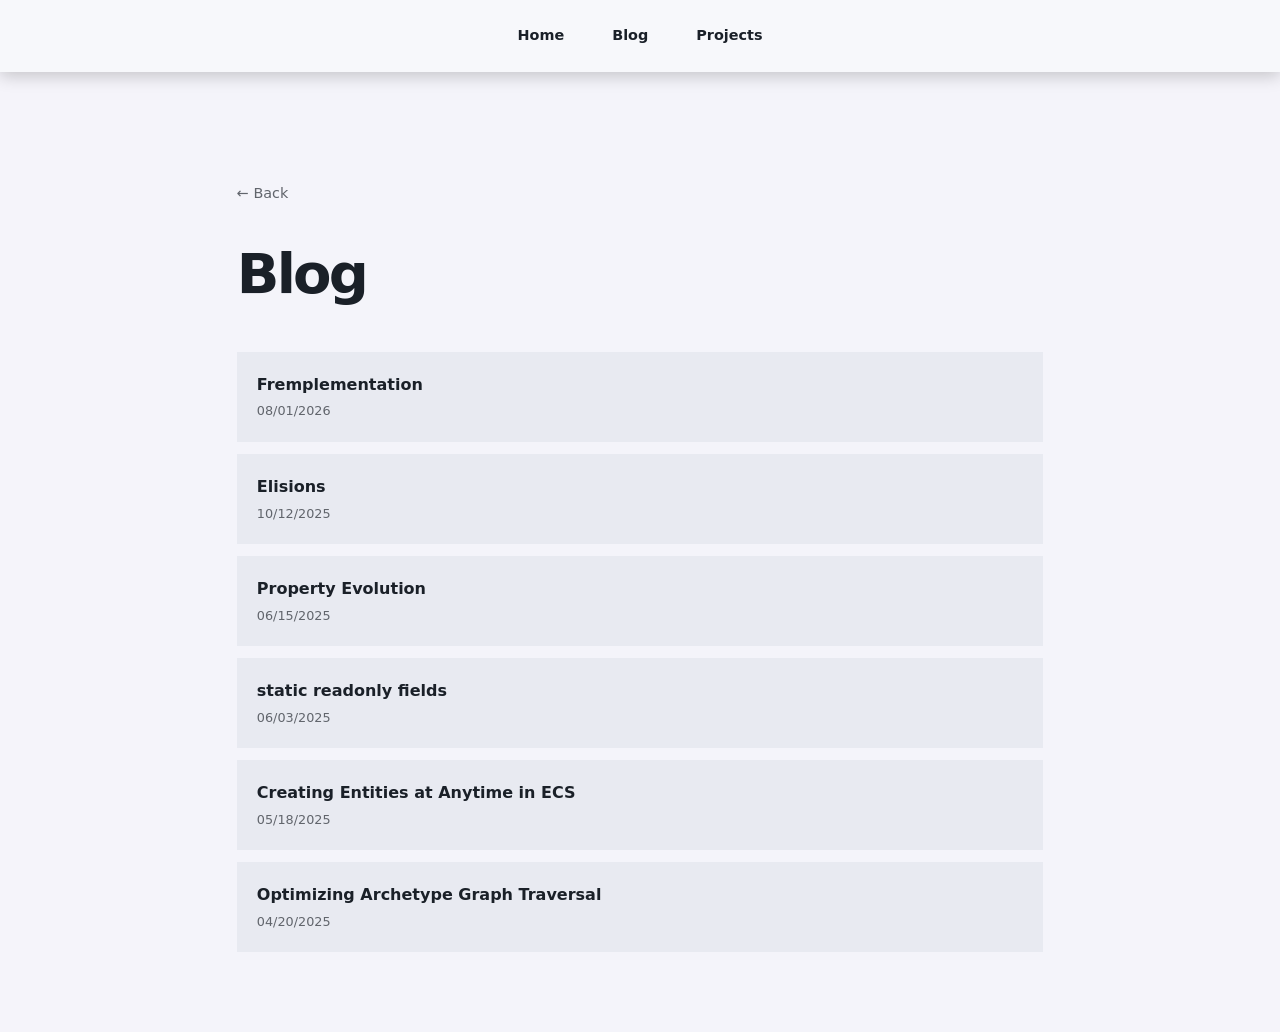
<file: blog.html>
<!doctype html>
<html lang="en">
  <head>
    <meta charset="UTF-8" />
    <meta name="viewport" content="width=device-width, initial-scale=1.0" />
    <meta name="description" content="Technical writing by Paperclip." />
    <title>Blog — Paperclip's site</title>
    <link rel="icon" href="/favicon.ico" sizes="any" />
    <link rel="icon" type="image/png" href="/favicon.png" />
    <link rel="stylesheet" href="styles.css" />
  </head>
  <body>
    <header class="site-header">
      <nav class="top-bar" aria-label="Main navigation">
        <div class="nav-links">
          <a href="/">Home</a>
          <a href="blog.html" aria-current="page">Blog</a>
          <a href="projects.html">Projects</a>
        </div>
      </nav>
    </header>

    <main class="text-container blog-container" aria-labelledby="blog-title">
      <section>
        <a class="back-link" href="/">&larr; Back</a>
        <h1 id="blog-title">Blog</h1>
        <div class="blog-list">
          <a class="blog-card" href="blogs/frent-data-structures.html">
            <span><strong>Fremplementation</strong><small>08/01/2026</small></span>
          </a>
          <a class="blog-card" href="blogs/elisions.html">
            <span><strong>Elisions</strong><small>10/12/2025</small></span>
          </a>
          <a class="blog-card" href="blogs/property-evolution.html">
            <span><strong>Property Evolution</strong><small>06/15/2025</small></span>
          </a>
          <a class="blog-card" href="blogs/static-readonly-fields.html">
            <span><strong>static readonly fields</strong><small>06/03/2025</small></span>
          </a>
          <a class="blog-card" href="blogs/creating-entities-at-anytime-in-ecs.html">
            <span><strong>Creating Entities at Anytime in ECS</strong><small>05/18/2025</small></span>
          </a>
          <a class="blog-card" href="blogs/optimizing-archetype-graph-traversal.html">
            <span><strong>Optimizing Archetype Graph Traversal</strong><small>04/20/2025</small></span>
          </a>
        </div>
      </section>
    </main>
  </body>
</html>
</file>
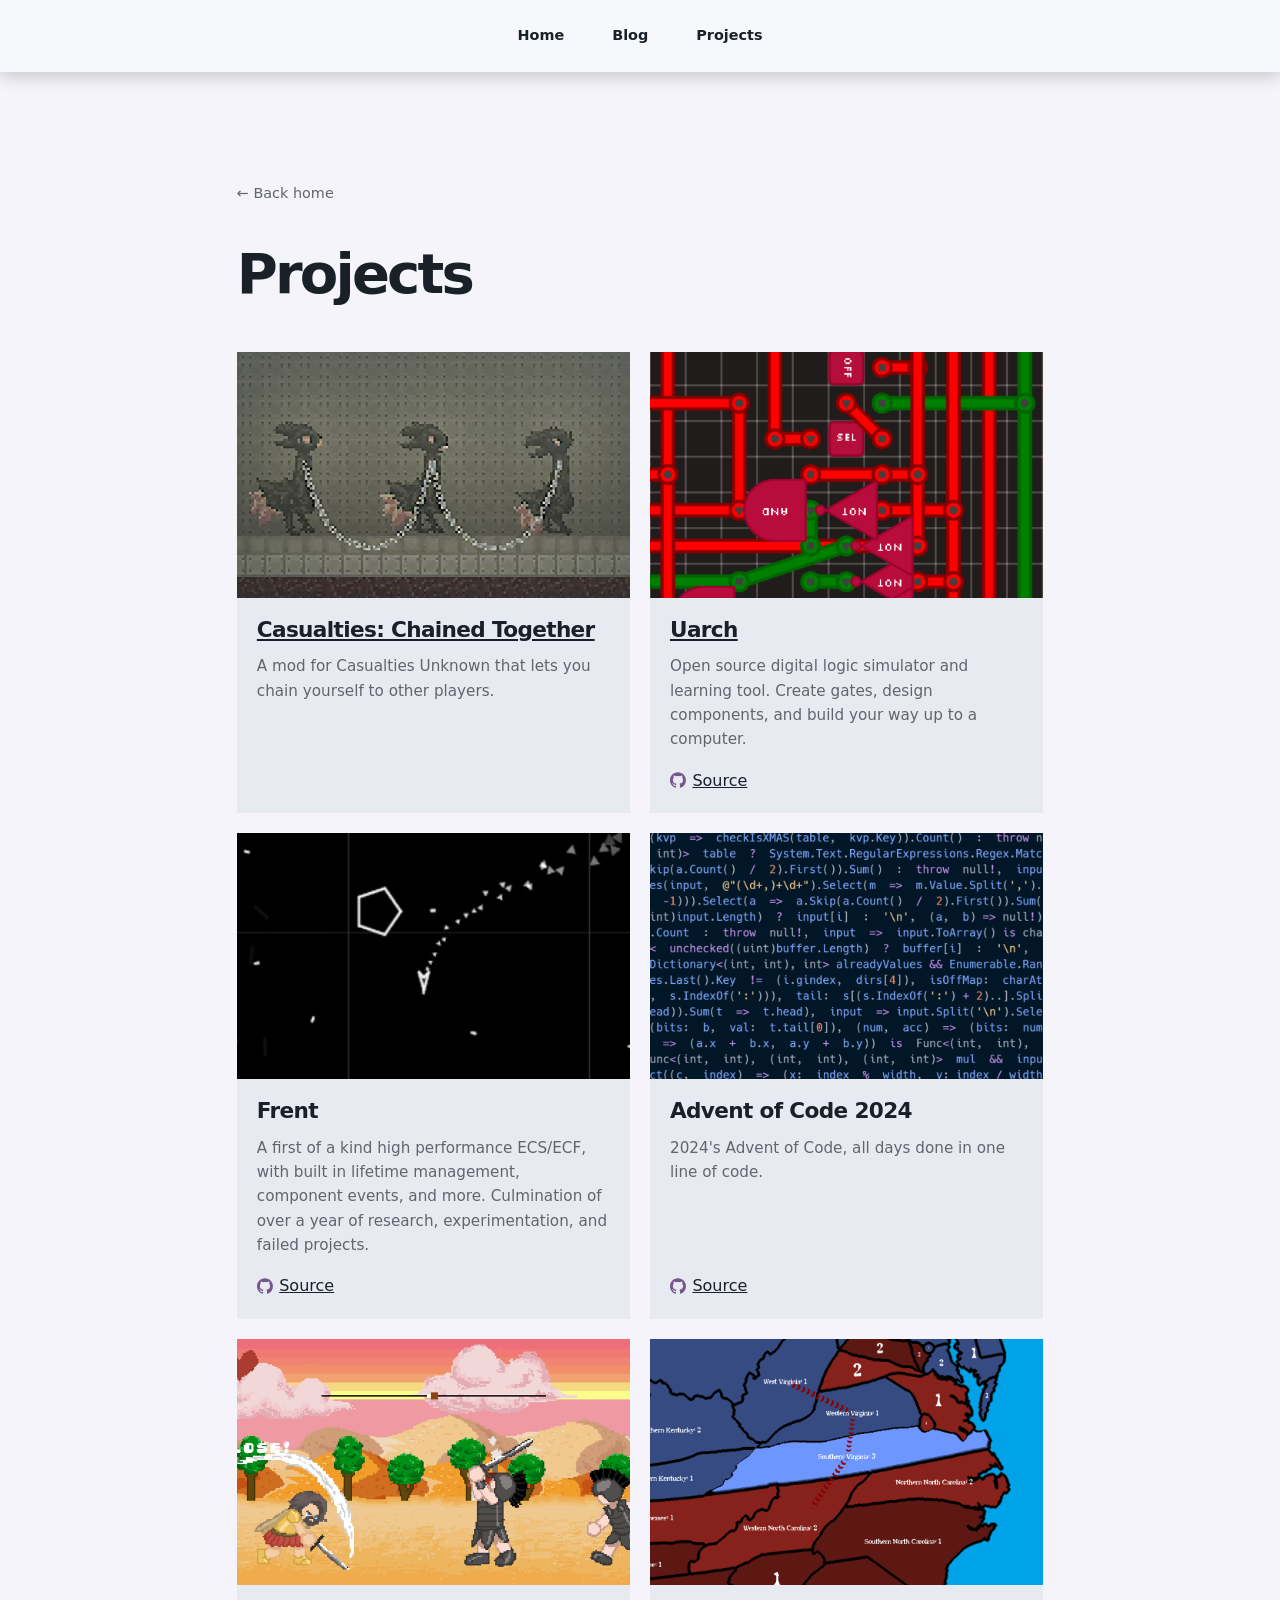
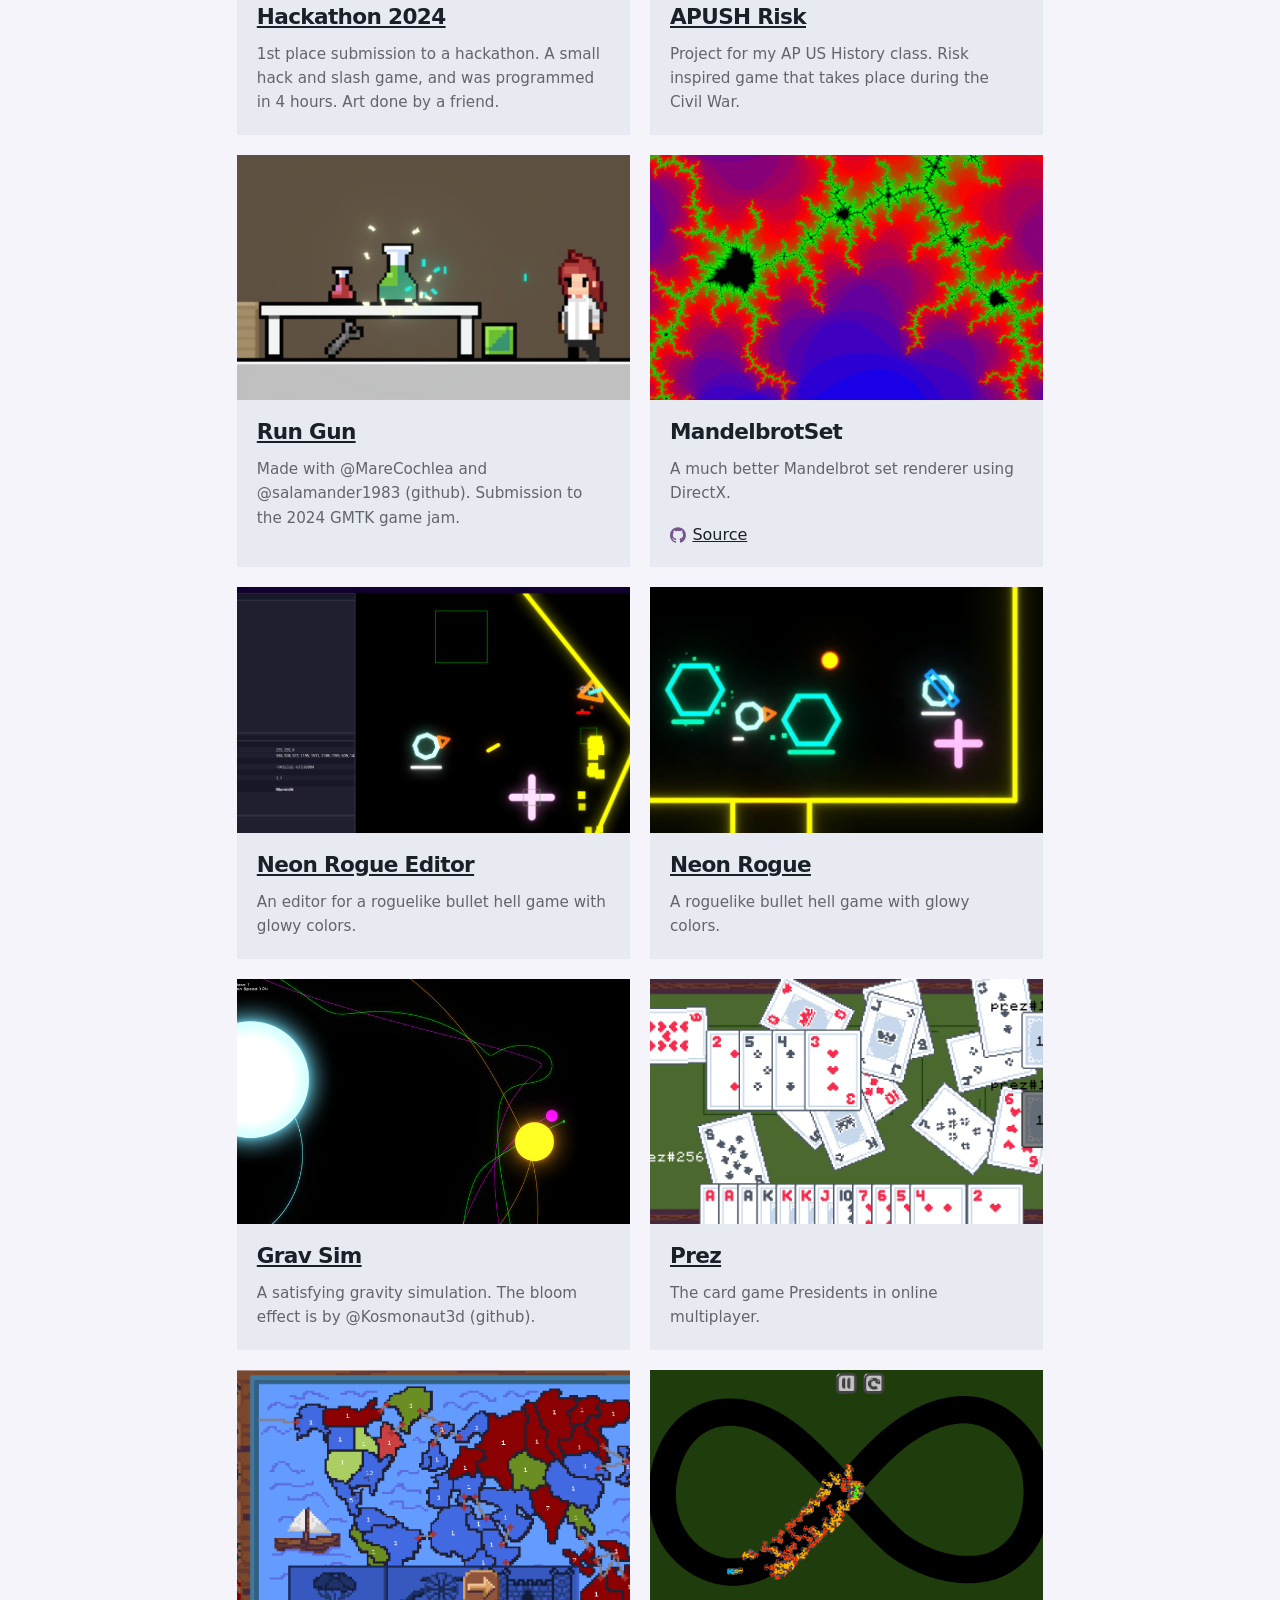
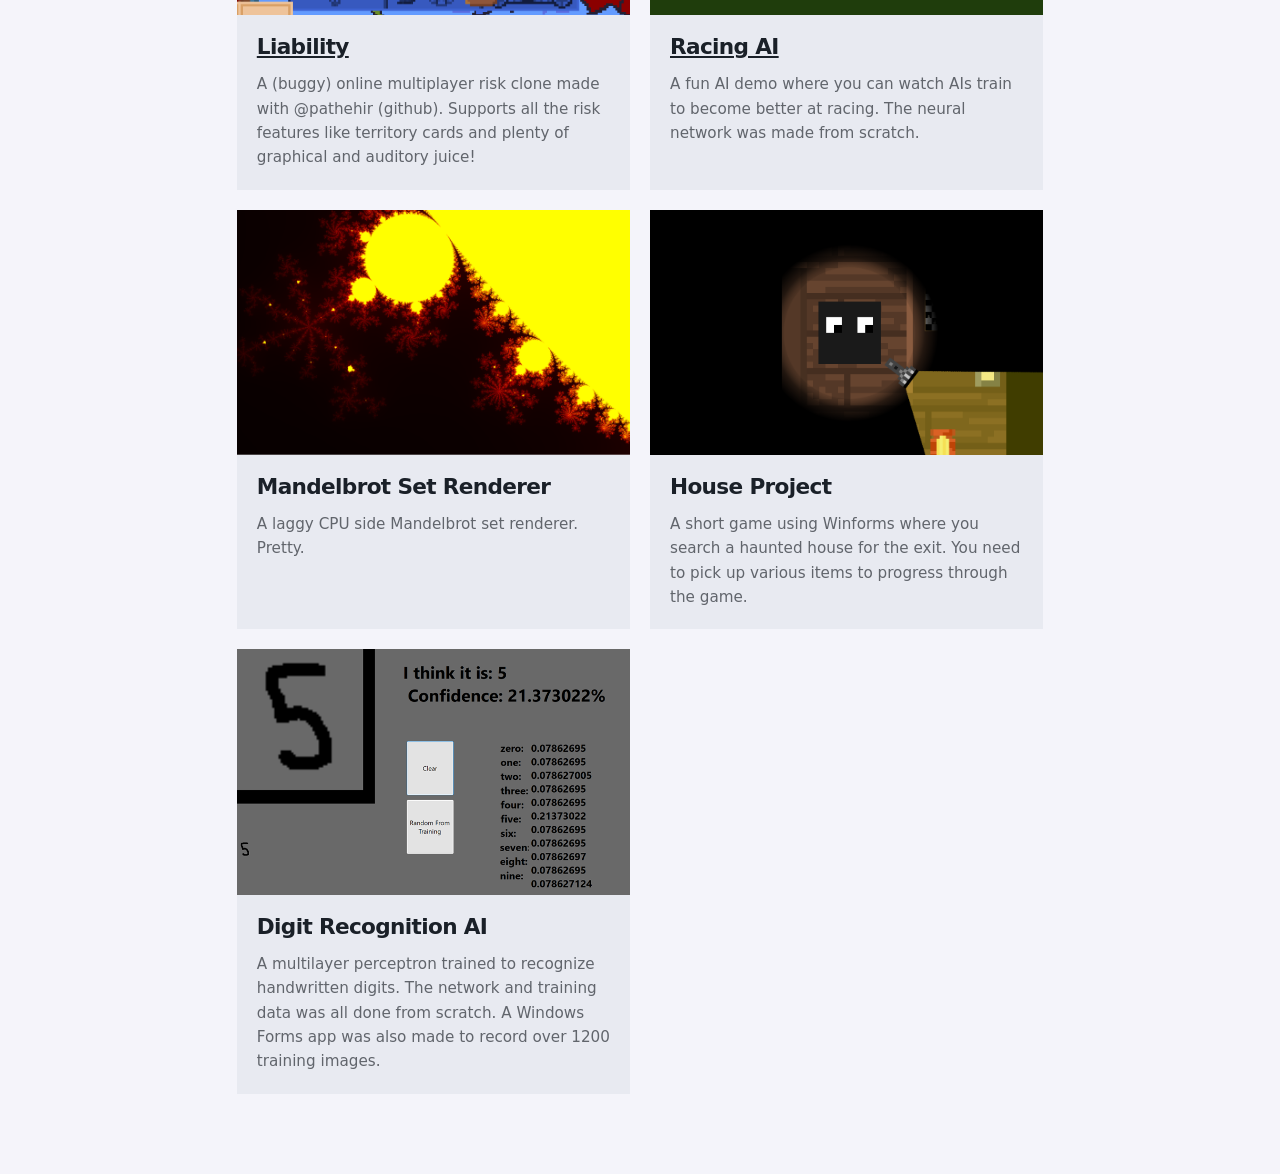
<file: projects.html>
<!doctype html>
<html lang="en">
  <head>
    <meta charset="UTF-8" />
    <meta name="viewport" content="width=device-width, initial-scale=1.0" />
    <meta name="description" content="Projects by Paperclip." />
    <title>Projects — Paperclip's site</title>
    <link rel="icon" href="/favicon.ico" sizes="any" />
    <link rel="icon" type="image/png" href="/favicon.png" />
    <link rel="stylesheet" href="styles.css" />
  </head>
  <body>
    <header class="site-header">
      <nav class="top-bar" aria-label="Main navigation">
        <div class="nav-links">
          <a href="/">Home</a>
          <a href="blog.html">Blog</a>
          <a href="projects.html" aria-current="page">Projects</a>
        </div>
      </nav>
    </header>

    <main class="text-container projects-container" aria-labelledby="projects-title">
      <section>
        <a class="back-link" href="/">← Back home</a>
        <h1 id="projects-title">Projects</h1>

        <div class="project-grid">
          <article class="project-card">
            <img class="project-image" src="content/projects/digitai.png" alt="Digit Recognition AI interface" />
            <div class="project-card-body">
              <h2>Digit Recognition AI</h2>
              <p>A multilayer perceptron trained to recognize handwritten digits. The network and training data was all done from scratch. A Windows Forms app was also made to record over 1200 training images.</p>
            </div>
          </article>

          <article class="project-card">
            <img class="project-image" src="content/projects/haunted.png" alt="Screenshot of a haunted house game" />
            <div class="project-card-body">
              <h2>House Project</h2>
              <p>A short game using Winforms where you search a haunted house for the exit. You need to pick up various items to progress through the game.</p>
            </div>
          </article>

          <article class="project-card">
            <img class="project-image" src="content/projects/man.png" alt="Mandelbrot set rendering" />
            <div class="project-card-body">
              <h2>Mandelbrot Set Renderer</h2>
              <p>A laggy CPU side Mandelbrot set renderer. Pretty.</p>
            </div>
          </article>

          <article class="project-card">
            <img class="project-image" src="content/projects/raceai.png" alt="Racing AI game demo" />
            <div class="project-card-body">
              <h2><a class="project-title-link" href="https://paperclip36.itch.io/ai" target="_blank" rel="noreferrer">Racing AI</a></h2>
              <p>A fun AI demo where you can watch AIs train to become better at racing. The neural network was made from scratch.</p>
            </div>
          </article>

          <article class="project-card">
            <img class="project-image" src="content/projects/liability.png" alt="Liability strategy game map" />
            <div class="project-card-body">
              <h2><a class="project-title-link" href="https://pathehir.itch.io/liability" target="_blank" rel="noreferrer">Liability</a></h2>
              <p>A (buggy) online multiplayer risk clone made with @pathehir (github). Supports all the risk features like territory cards and plenty of graphical and auditory juice!</p>
            </div>
          </article>

          <article class="project-card">
            <img class="project-image" src="content/projects/prez.png" alt="Prez card game" />
            <div class="project-card-body">
              <h2><a class="project-title-link" href="https://paperclip36.itch.io/prez" target="_blank" rel="noreferrer">Prez</a></h2>
              <p>The card game Presidents in online multiplayer.</p>
            </div>
          </article>

          <article class="project-card">
            <img class="project-image" src="content/projects/grav.png" alt="Gravity simulation with orbiting bodies" />
            <div class="project-card-body">
              <h2><a class="project-title-link" href="https://paperclip36.itch.io/gravity-demonstration" target="_blank" rel="noreferrer">Grav Sim</a></h2>
              <p>A satisfying gravity simulation. The bloom effect is by @Kosmonaut3d (github).</p>
            </div>
          </article>

          <article class="project-card">
            <img class="project-image" src="content/projects/neon.png" alt="Neon Rogue gameplay" />
            <div class="project-card-body">
              <h2><a class="project-title-link" href="https://www.neonrogue.net/" target="_blank" rel="noreferrer">Neon Rogue</a></h2>
              <p>A roguelike bullet hell game with glowy colors.</p>
            </div>
          </article>

          <article class="project-card">
            <img class="project-image" src="content/projects/neonedit.png" alt="Neon Rogue editor interface" />
            <div class="project-card-body">
              <h2><a class="project-title-link" href="https://www.neonrogue.net/" target="_blank" rel="noreferrer">Neon Rogue Editor</a></h2>
              <p>An editor for a roguelike bullet hell game with glowy colors.</p>
            </div>
          </article>

          <article class="project-card">
            <img class="project-image" src="content/projects/man2.png" alt="Colorful MandelbrotSet renderer output" />
            <div class="project-card-body">
              <h2>MandelbrotSet</h2>
              <p>A much better Mandelbrot set renderer using DirectX.</p>
              <div class="project-links">
                <a class="project-link" href="https://github.com/itsBuggingMe/MandelbrotSet" target="_blank" rel="noreferrer"><span class="project-link-icon" aria-hidden="true"></span>Source</a>
              </div>
            </div>
          </article>

          <article class="project-card">
            <img class="project-image" src="content/projects/gmtk.png" alt="Run Gun game scene" />
            <div class="project-card-body">
              <h2><a class="project-title-link" href="https://paperclip36.itch.io/run-gun" target="_blank" rel="noreferrer">Run Gun</a></h2>
              <p>Made with @MareCochlea and @salamander1983 (github). Submission to the 2024 GMTK game jam.</p>
            </div>
          </article>

          <article class="project-card">
            <img class="project-image" src="content/projects/push2.png" alt="APUSH Risk Civil War map" />
            <div class="project-card-body">
              <h2><a class="project-title-link" href="https://itsbuggingme.github.io/Apush_Risk/" target="_blank" rel="noreferrer">APUSH Risk</a></h2>
              <p>Project for my AP US History class. Risk inspired game that takes place during the Civil War.</p>
            </div>
          </article>

          <article class="project-card">
            <img class="project-image" src="content/projects/troj.png" alt="Hackathon 2024 game scene" />
            <div class="project-card-body">
              <h2><a class="project-title-link" href="https://itsbuggingme.github.io/TrojanHackathon/" target="_blank" rel="noreferrer">Hackathon 2024</a></h2>
              <p>1st place submission to a hackathon. A small hack and slash game, and was programmed in 4 hours. Art done by a friend.</p>
            </div>
          </article>

          <article class="project-card">
            <img class="project-image" src="content/projects/aoc.png" alt="Advent of Code source code" />
            <div class="project-card-body">
              <h2>Advent of Code 2024</h2>
              <p>2024's Advent of Code, all days done in one line of code.</p>
              <div class="project-links">
                <a class="project-link" href="https://github.com/itsBuggingMe/AdventOfCode2024" target="_blank" rel="noreferrer"><span class="project-link-icon" aria-hidden="true"></span>Source</a>
              </div>
            </div>
          </article>

          <article class="project-card">
            <img class="project-image" src="content/projects/frent.png" alt="Frent ECS simulation" />
            <div class="project-card-body">
              <h2>Frent</h2>
              <p>A first of a kind high performance ECS/ECF, with built in lifetime management, component events, and more. Culmination of over a year of research, experimentation, and failed projects.</p>
              <div class="project-links">
                <a class="project-link" href="https://github.com/itsBuggingMe/Frent" target="_blank" rel="noreferrer"><span class="project-link-icon" aria-hidden="true"></span>Source</a>
              </div>
            </div>
          </article>

          <article class="project-card">
            <img class="project-image" src="content/projects/uarch.png" alt="Uarch digital logic simulator" />
            <div class="project-card-body">
              <h2><a class="project-title-link" href="https://www.uarch.space/" target="_blank" rel="noreferrer">Uarch</a></h2>
              <p>Open source digital logic simulator and learning tool. Create gates, design components, and build your way up to a computer.</p>
              <div class="project-links">
                <a class="project-link" href="https://github.com/itsBuggingMe/Wires" target="_blank" rel="noreferrer"><span class="project-link-icon" aria-hidden="true"></span>Source</a>
              </div>
            </div>
          </article>

          <article class="project-card">
            <img class="project-image" src="content/projects/casualties-chained-together.png" alt="Three expies connected by together." />
            <div class="project-card-body">
              <h2><a class="project-title-link" href="https://github.com/itsBuggingMe/Casualties-Chained-Together" target="_blank" rel="noreferrer">Casualties: Chained Together</a></h2>
              <p>A mod for Casualties Unknown that lets you chain yourself to other players.</p>
            </div>
          </article>

        </div>
      </section>
    </main>

    <script>
      const projectGrid = document.querySelector(".project-grid");
      projectGrid.replaceChildren(...Array.from(projectGrid.children).reverse());
    </script>
  </body>
</html>
</file>
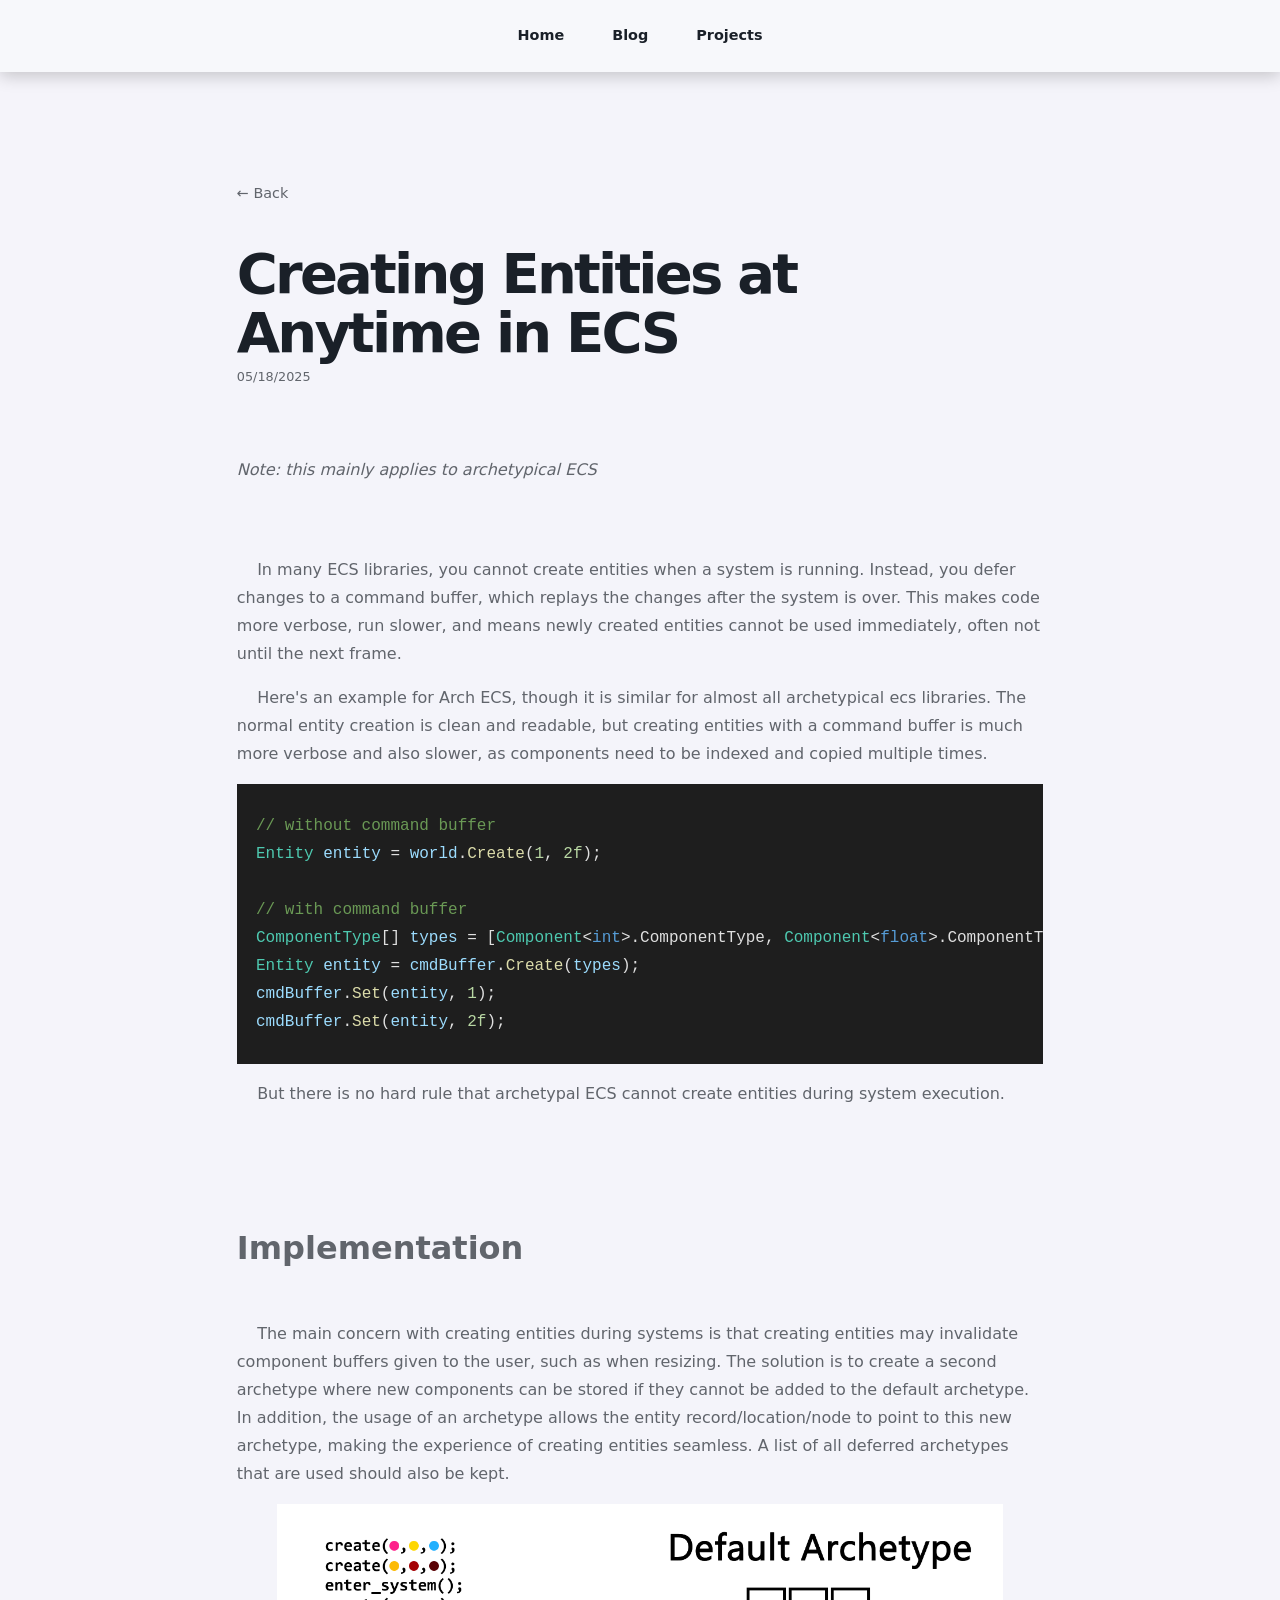
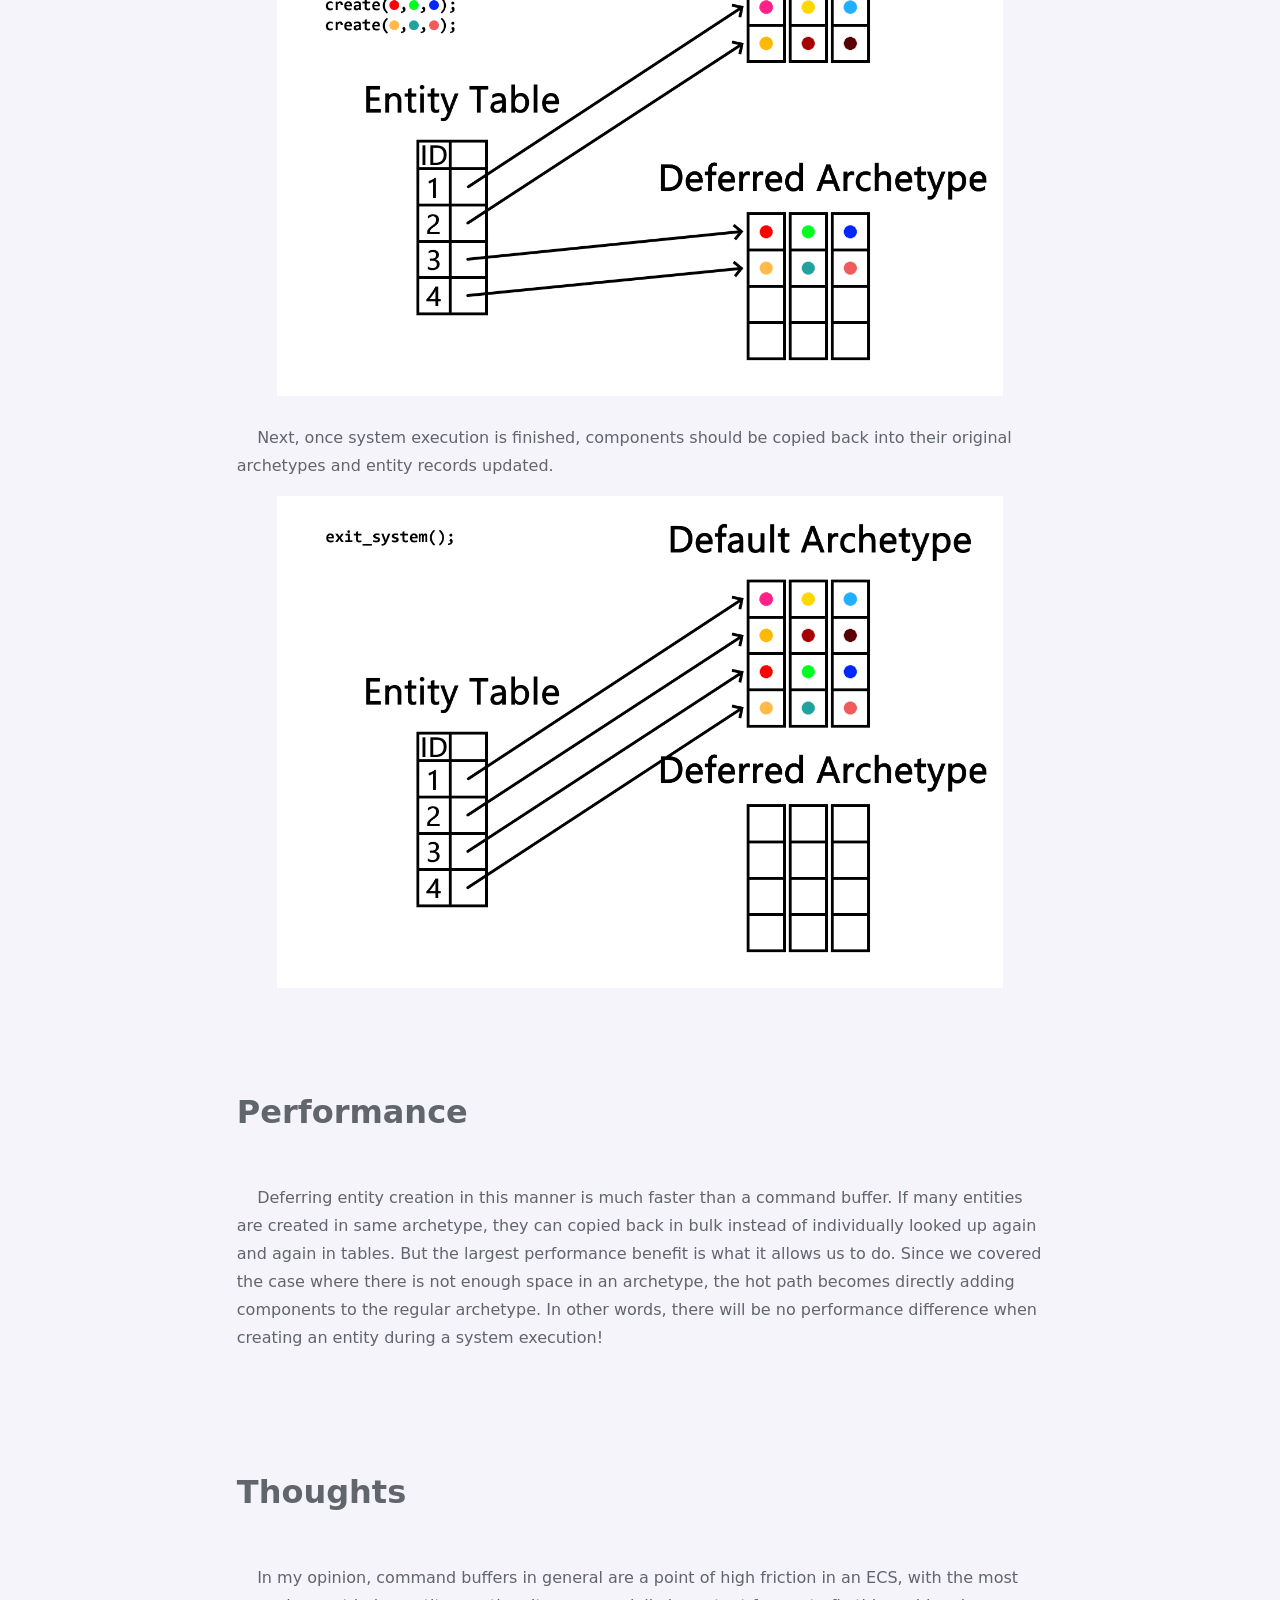
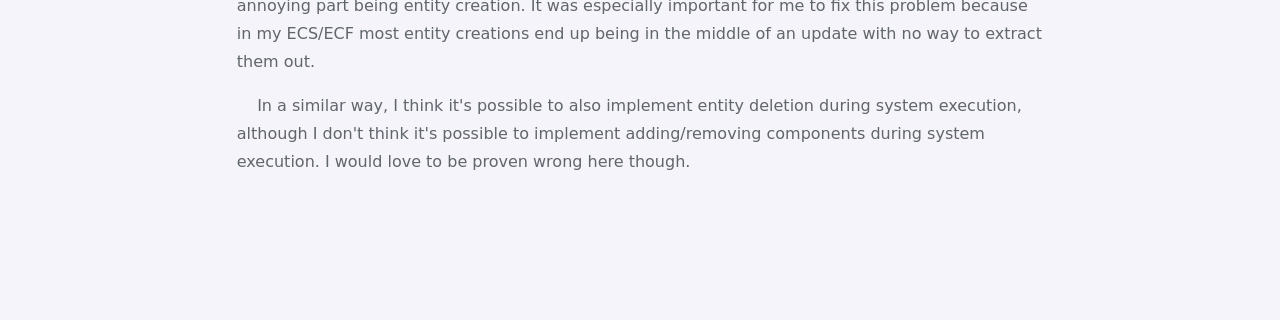
<file: blogs/creating-entities-at-anytime-in-ecs.html>
<!doctype html>
<html lang="en">
  <head>
    <meta charset="UTF-8" />
    <meta name="viewport" content="width=device-width, initial-scale=1.0" />
    <meta name="description" content="Creating Entities at Anytime in ECS — Paperclip's blog." />
    <title>Creating Entities at Anytime in ECS</title>
    <link rel="icon" href="/favicon.ico" sizes="any" />
    <link rel="icon" type="image/png" href="/favicon.png" />
    <link rel="stylesheet" href="../styles.css" />
  </head>
  <body>
    <header class="site-header">
      <nav class="top-bar" aria-label="Main navigation">
        <div class="nav-links">
          <a href="/">Home</a>
          <a href="../blog.html" aria-current="page">Blog</a>
          <a href="../projects.html">Projects</a>
        </div>
      </nav>
    </header>

    <main class="text-container blog-container" aria-labelledby="article-title">
      <section>
        <a class="back-link" href="../blog.html">← Back</a>
        <h1 id="article-title">Creating Entities at Anytime in ECS</h1>
        <p class="post-date">05/18/2025</p>
        <div class="markdown-body">
<br/><br/>
<p><em>Note: this mainly applies to archetypical ECS</em></p>
<br/><br/>
<p>&nbsp;&nbsp;&nbsp;&nbsp;In many ECS libraries, you cannot create entities when a system is running. Instead, you defer changes to a command buffer, which replays the changes after the system is over. This makes code more verbose, run slower, and means newly created entities cannot be used immediately, often not until the next frame.</p>
<p>&nbsp;&nbsp;&nbsp;&nbsp;Here&#39;s an example for Arch ECS, though it is similar for almost all archetypical ecs libraries. The normal entity creation is clean and readable, but creating entities with a command buffer is much more verbose and also slower, as components need to be indexed and copied multiple times.</p>
<!-- generated by https://github.com/Swiftly1/CsharpToColouredHTML feel free to remove it if you want --> 
<style>.background{font-family:monaco,Consolas,LucidaConsole,monospace;background-color:#1E1E1E;overflow-y:auto;overflow-x:scroll;color:#dfdfdf;scrollbar-color:#1E1E1E #181818;}.method{color:#DCDCAA;}.class{color:#4EC9B0;}.keyword{color:#569cd6;}.numericLiteral{color:#b8d7a3;}.control{color:#C586C0;}.comment{color:#6A9955;}.punctuation{color:#dfdfdf;}.operator{color:#dfdfdf;}.propertyName{color:#dfdfdf;}.localName{color:#9CDCFE;}</style>
<pre class="background">
  
  <span class="comment">// without command buffer</span>
  <span class="class">Entity</span> <span class="localName">entity</span> = <span class="localName">world</span>.<span class="method">Create</span>(<span class="numericLiteral">1</span>, <span class="numericLiteral">2f</span>);
  
  <span class="comment">// with command buffer</span>
  <span class="class">ComponentType</span>[] <span class="localName">types</span> = [<span class="class">Component</span>&lt;<span class="keyword">int</span>&gt;.ComponentType, <span class="class">Component</span>&lt;<span class="keyword">float</span>&gt;.ComponentType];
  <span class="class">Entity</span> <span class="localName">entity</span> = <span class="localName">cmdBuffer</span>.<span class="method">Create</span>(<span class="localName">types</span>);
  <span class="localName">cmdBuffer</span>.<span class="method">Set</span>(<span class="localName">entity</span>, <span class="numericLiteral">1</span>);
  <span class="localName">cmdBuffer</span>.<span class="method">Set</span>(<span class="localName">entity</span>, <span class="numericLiteral">2f</span>);
  </pre>
<p>&nbsp;&nbsp;&nbsp;&nbsp;But there is no hard rule that archetypal ECS cannot create entities during system execution.</p>
<br/><br/>
<h3>Implementation</h3>
<br/>
<p>&nbsp;&nbsp;&nbsp;&nbsp;The main concern with creating entities during systems is that creating entities may invalidate component buffers given to the user, such as when resizing. The solution is to create a second archetype where new components can be stored if they cannot be added to the default archetype. In addition, the usage of an archetype allows the entity record/location/node to point to this new archetype, making the experience of creating entities seamless. A list of all deferred archetypes that are used should also be kept.</p>
<div style="display:flex; flex-direction: horizontal;">
    <img src="../content/deferred_entity.png" style="width: 90%; height: 90%; object-fit: cover; margin-left: 5%; margin-right: 5%;">
</div>
<br/>
<p>&nbsp;&nbsp;&nbsp;&nbsp;Next, once system execution is finished, components should be copied back into their original archetypes and entity records updated.</p>
<div style="display:flex; flex-direction: horizontal;">
    <img src="../content/deferred_entity_resolve.png" style="width: 90%; height: 90%; object-fit: cover; margin-left: 5%; margin-right: 5%;">
</div>
<br/><br/>
<h3>Performance</h3>
<br/>
<p>&nbsp;&nbsp;&nbsp;&nbsp;Deferring entity creation in this manner is much faster than a command buffer. If many entities are created in same archetype, they can copied back in bulk instead of individually looked up again and again in tables. But the largest performance benefit is what it allows us to do. Since we covered the case where there is not enough space in an archetype, the hot path becomes directly adding components to the regular archetype. In other words, there will be no performance difference when creating an entity during a system execution!</p>
<br/><br/>
<h3>Thoughts</h3>
<br/>
<p>&nbsp;&nbsp;&nbsp;&nbsp;In my opinion, command buffers in general are a point of high friction in an ECS, with the most annoying part being entity creation. It was especially important for me to fix this problem because in my ECS/ECF most entity creations end up being in the middle of an update with no way to extract them out.</p>
<p>&nbsp;&nbsp;&nbsp;&nbsp;In a similar way, I think it&#39;s possible to also implement entity deletion during system execution, although I don&#39;t think it&#39;s possible to implement adding/removing components during system execution. I would love to be proven wrong here though.</p>
        </div>
        <div class="comments-section" aria-label="Comments">
          <script
            src="https://giscus.app/client.js"
            data-repo="itsBuggingMe/blog-comments"
            data-repo-id="R_kgDOObXRmQ"
            data-category="Announcements"
            data-category-id="DIC_kwDOObXRmc4CpNIW"
            data-mapping="title"
            data-strict="0"
            data-reactions-enabled="1"
            data-emit-metadata="0"
            data-input-position="bottom"
            data-theme="preferred_color_scheme"
            data-lang="en"
            crossorigin="anonymous"
            async>
          </script>
        </div>
      </section>
    </main>
  </body>
</html>
</file>
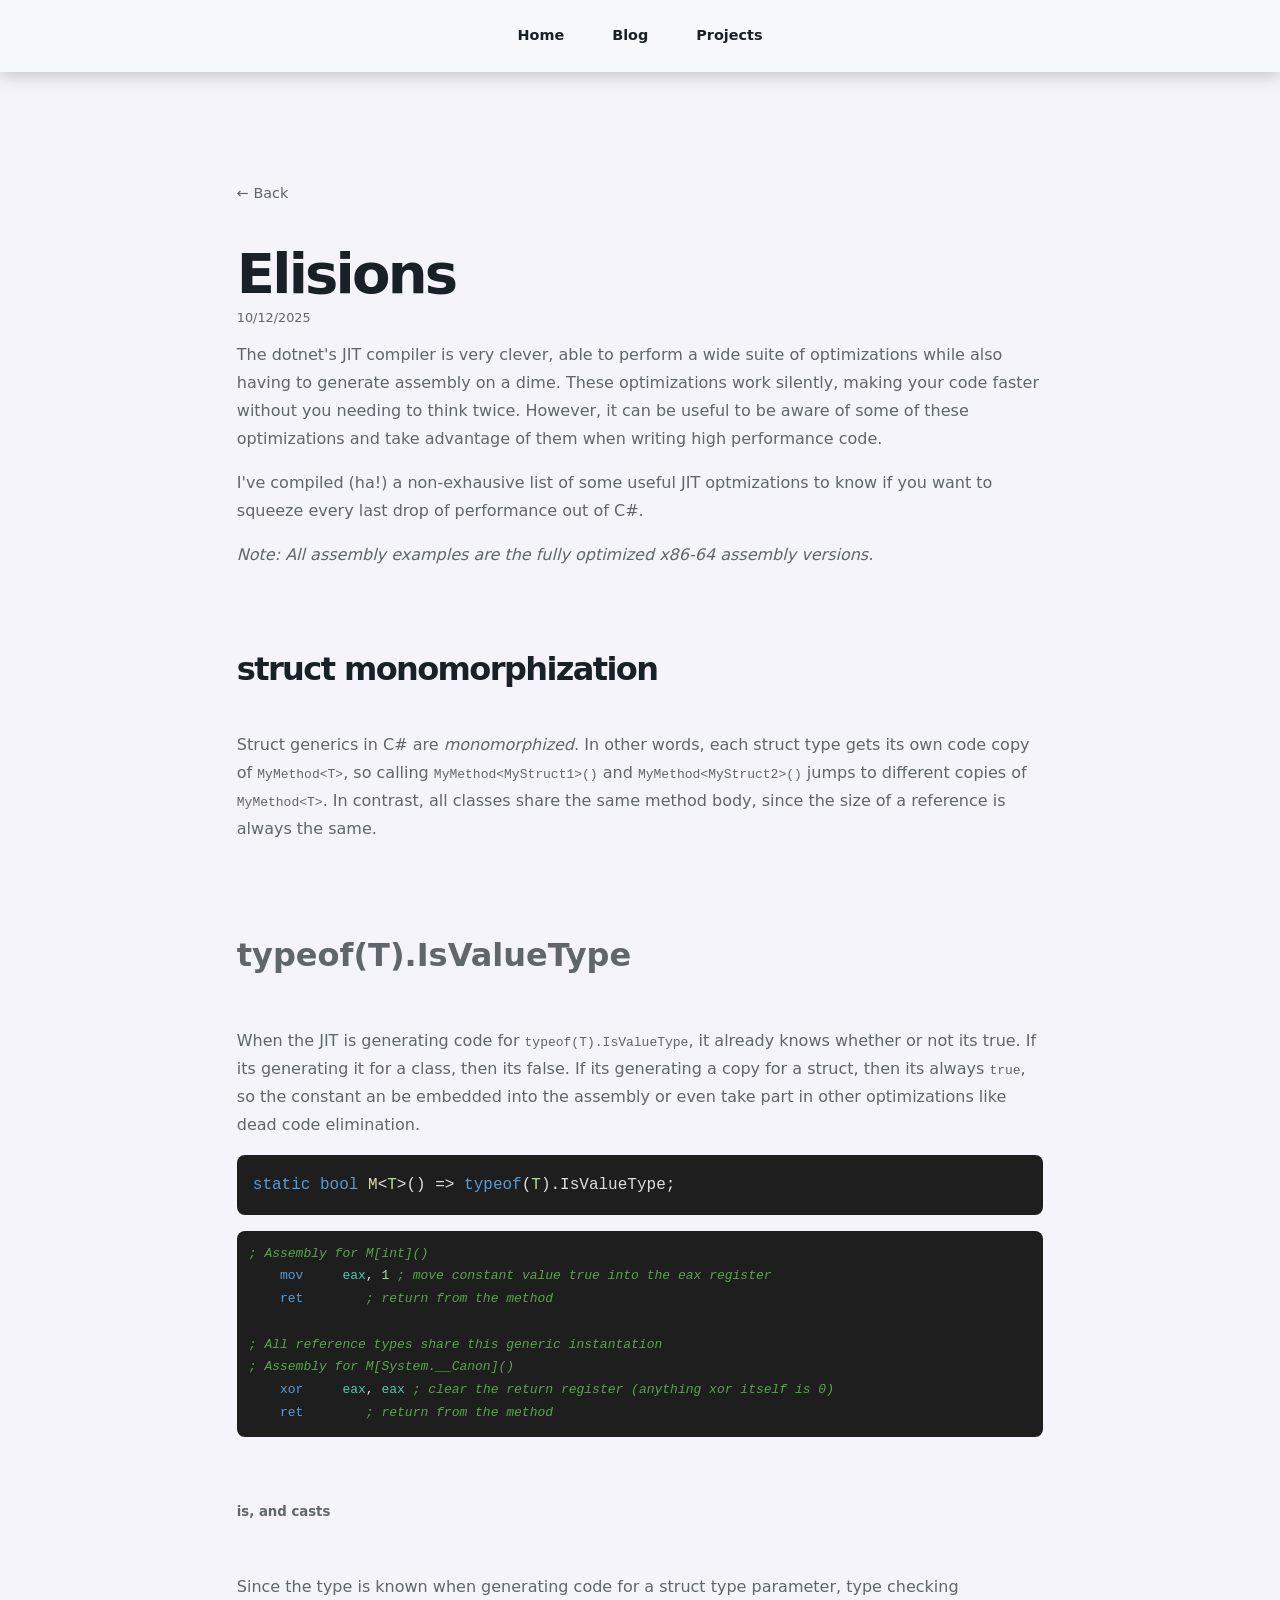
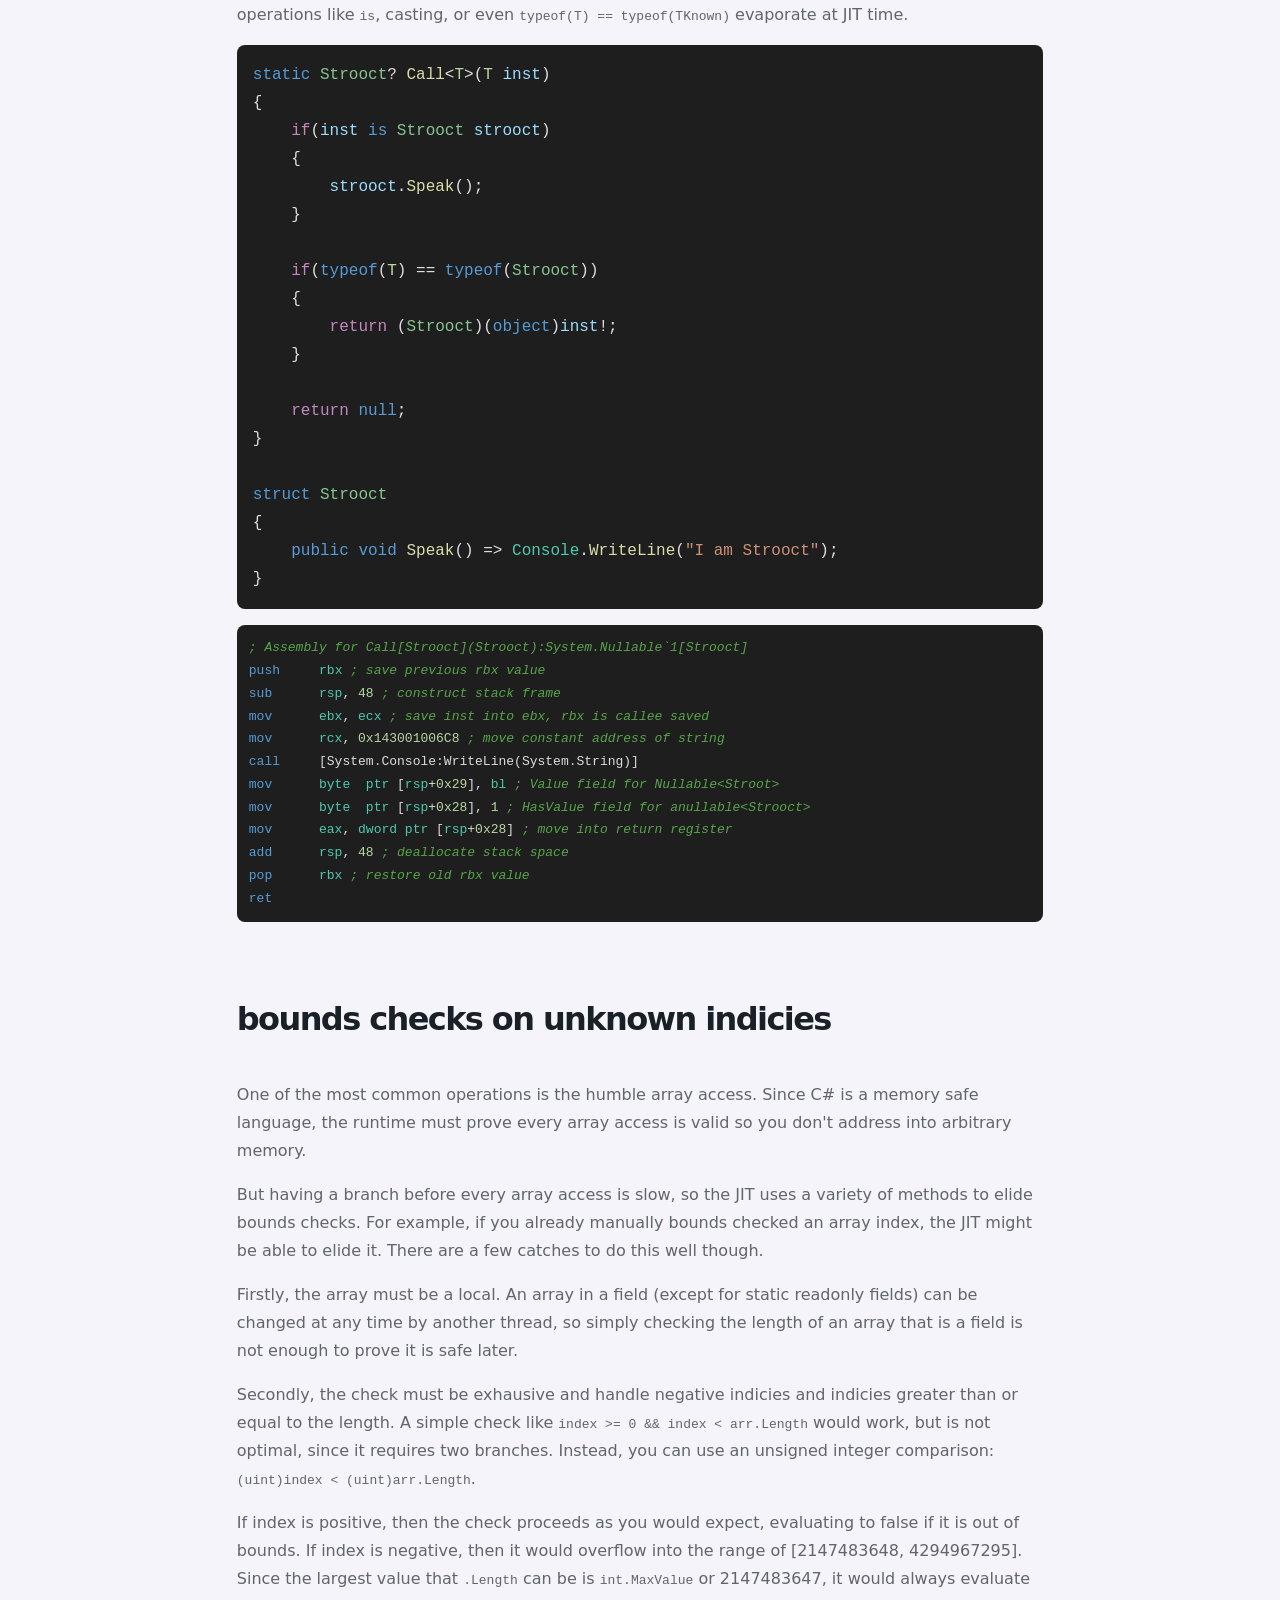
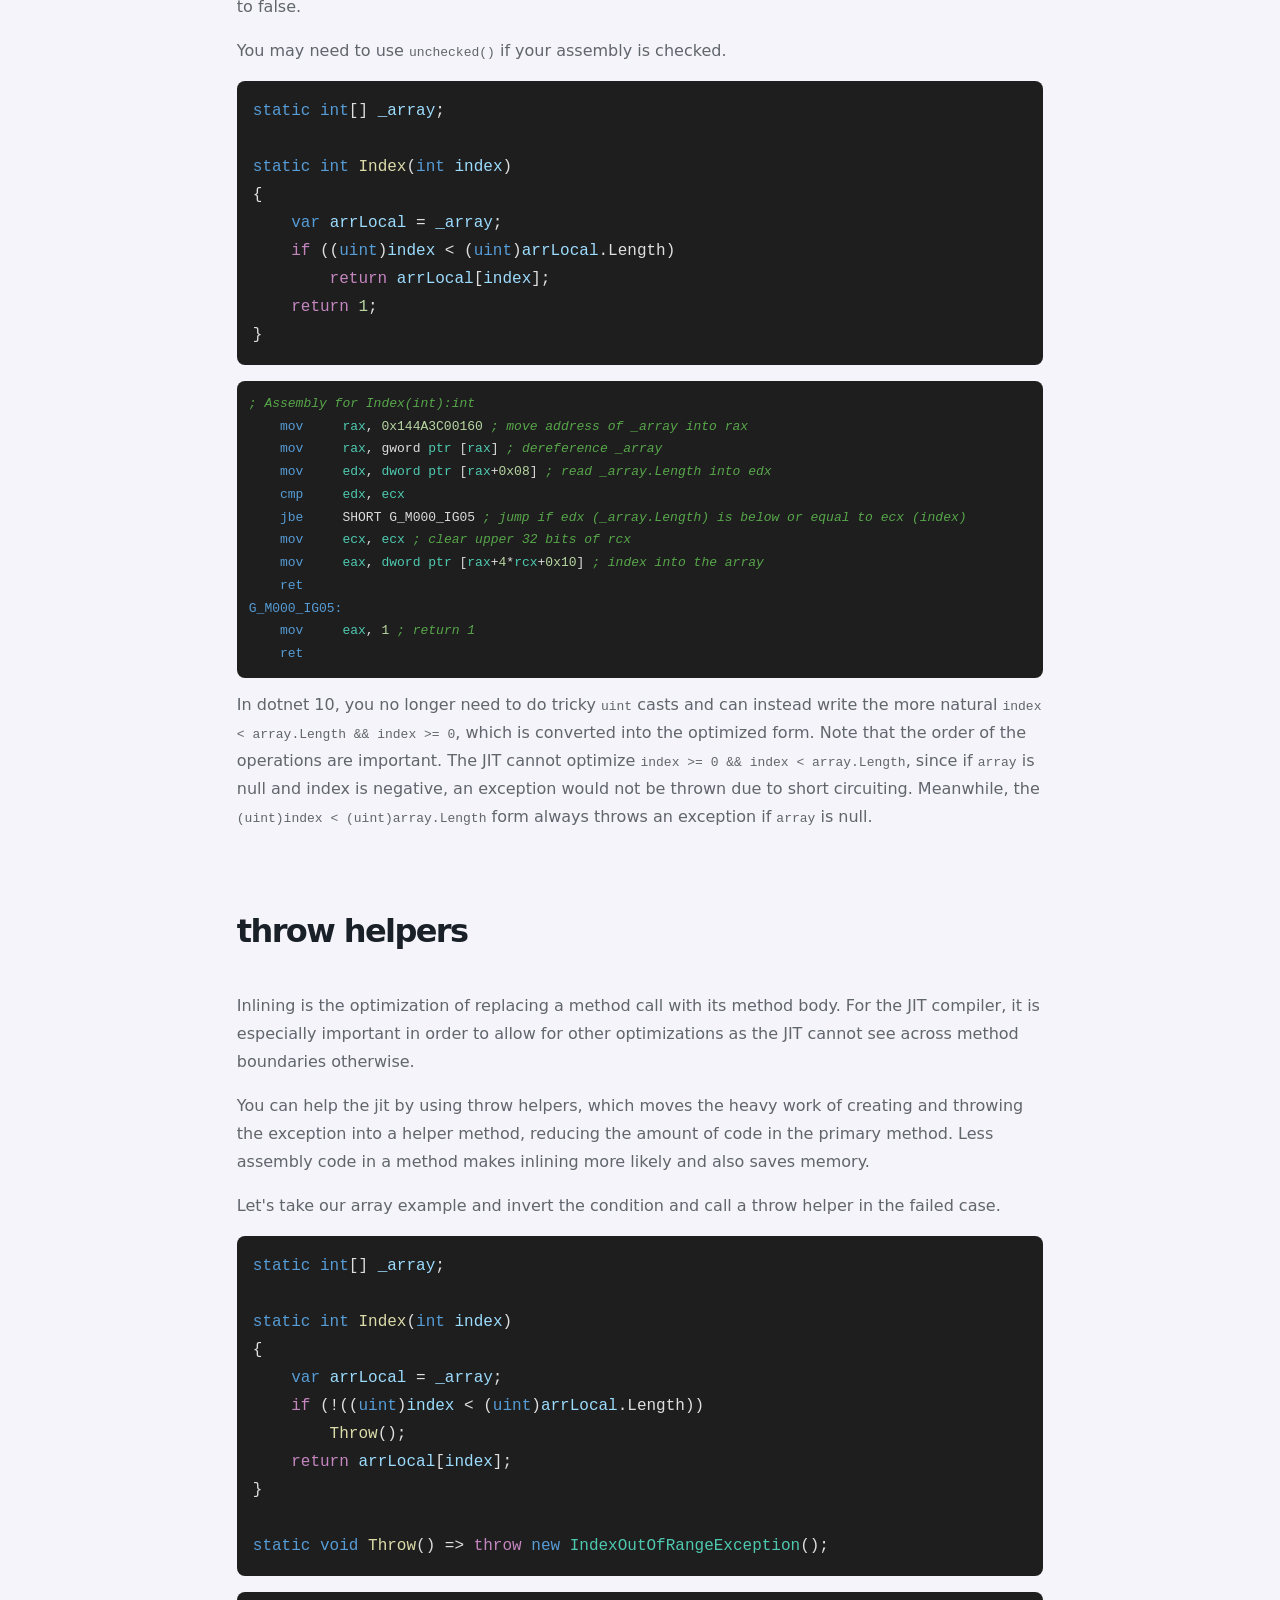
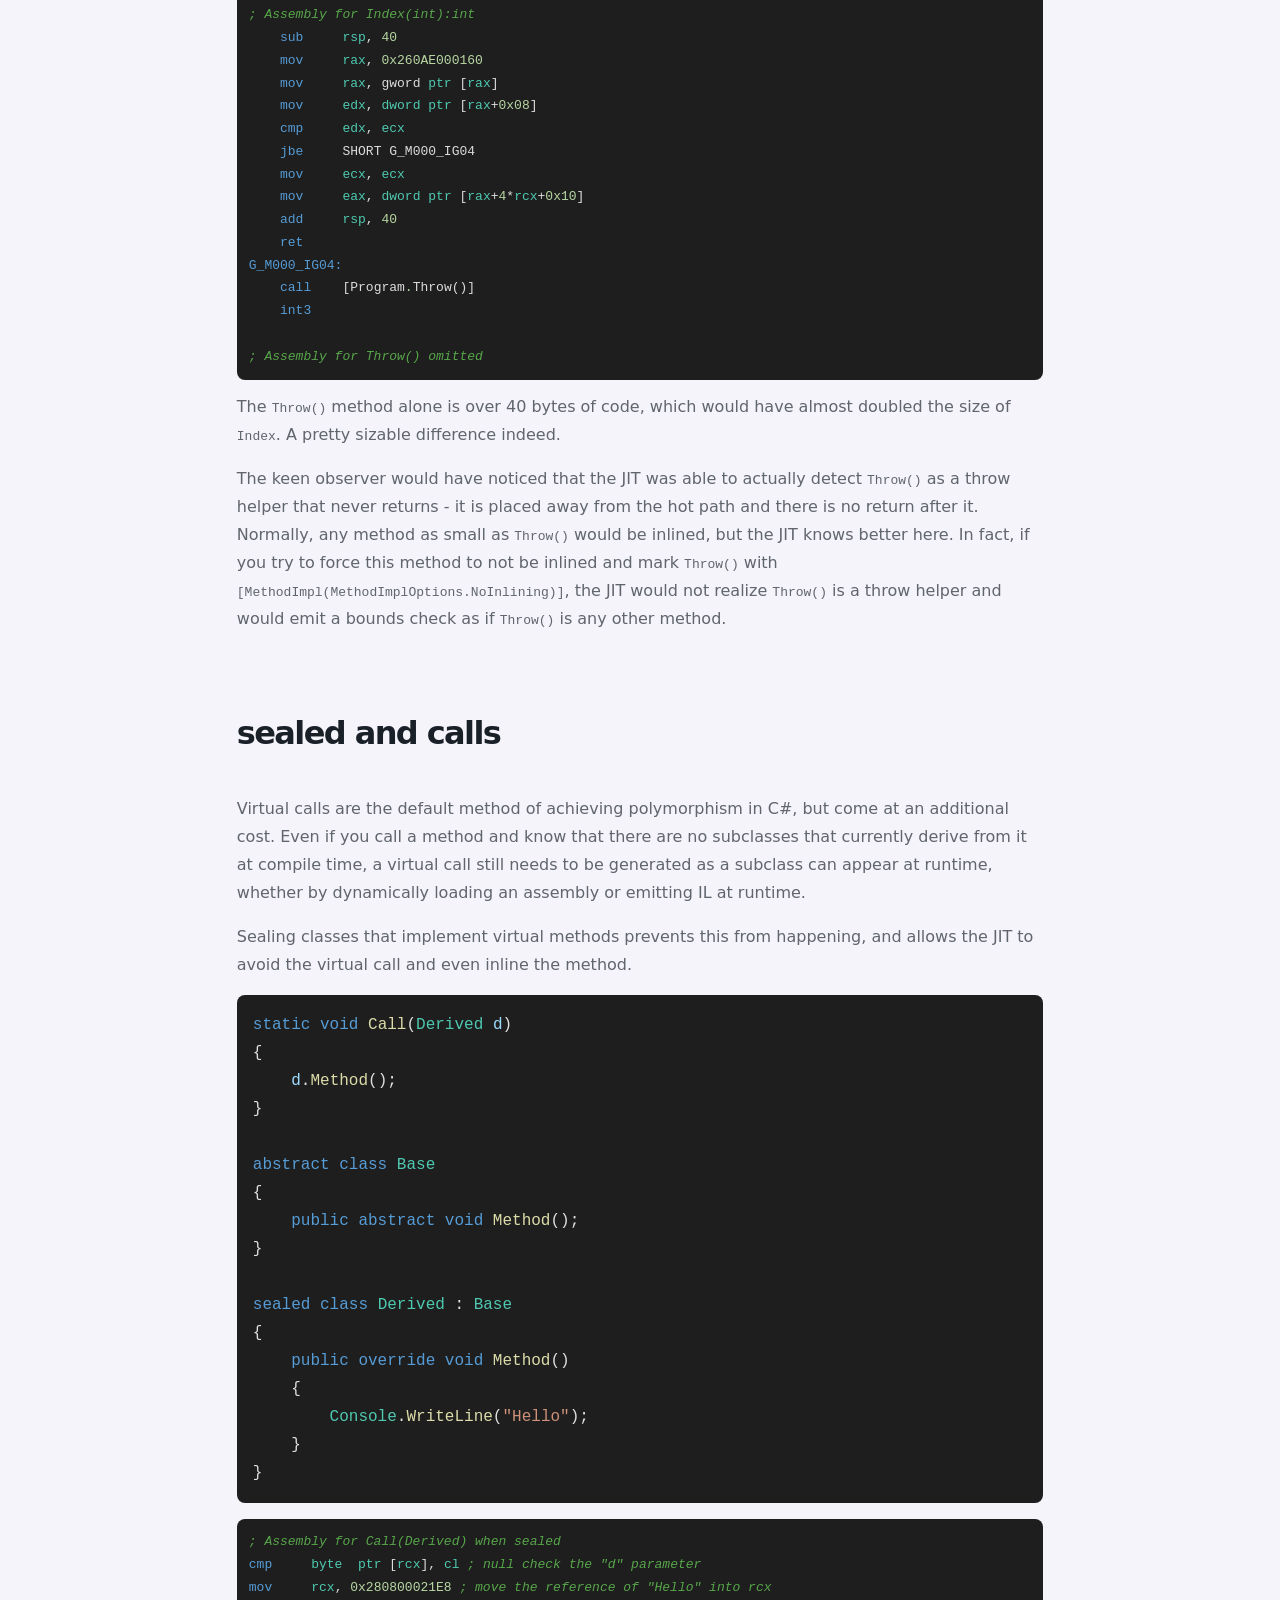
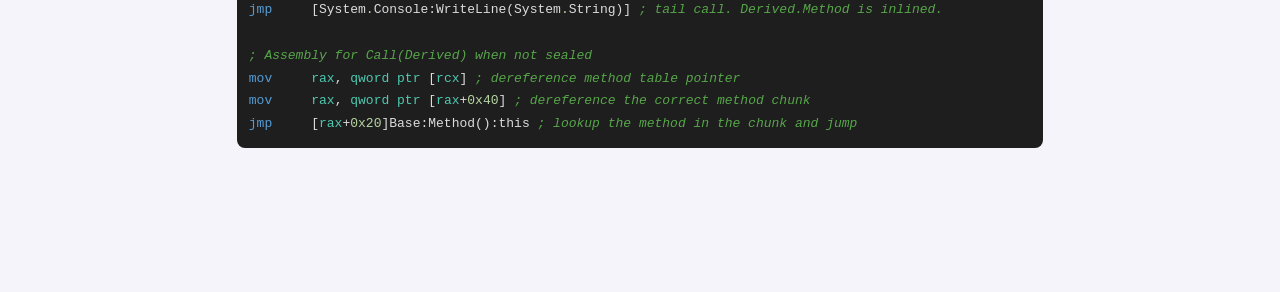
<file: blogs/elisions.html>
<!doctype html>
<html lang="en">
  <head>
    <meta charset="UTF-8" />
    <meta name="viewport" content="width=device-width, initial-scale=1.0" />
    <meta name="description" content="Elisions — Paperclip's blog." />
    <title>Elisions</title>
    <link rel="icon" href="/favicon.ico" sizes="any" />
    <link rel="icon" type="image/png" href="/favicon.png" />
    <link rel="stylesheet" href="../styles.css" />
  </head>
  <body>
    <header class="site-header">
      <nav class="top-bar" aria-label="Main navigation">
        <div class="nav-links">
          <a href="/">Home</a>
          <a href="../blog.html" aria-current="page">Blog</a>
          <a href="../projects.html">Projects</a>
        </div>
      </nav>
    </header>

    <main class="text-container blog-container" aria-labelledby="article-title">
      <section>
        <a class="back-link" href="../blog.html">← Back</a>
        <h1 id="article-title">Elisions</h1>
        <p class="post-date">10/12/2025</p>
        <div class="markdown-body">
<p>The dotnet&#39;s JIT compiler is very clever, able to perform a wide suite of optimizations while also having to generate assembly on a dime. These optimizations work silently, making your code faster without you needing to think twice. However, it can be useful to be aware of some of these optimizations and take advantage of them when writing high performance code.</p>
<p>I&#39;ve compiled (ha!) a non-exhausive list of some useful JIT optmizations to know if you want to squeeze every last drop of performance out of C#.</p>
<p><em>Note: All assembly examples are the fully optimized x86-64 assembly versions.</em></p>
<br/>
<h1>struct monomorphization</h1>
<br/>
<p>Struct generics in C# are <em>monomorphized</em>. In other words, each struct type gets its own code copy of <code>MyMethod&lt;T&gt;</code>, so calling <code>MyMethod&lt;MyStruct1&gt;()</code> and <code>MyMethod&lt;MyStruct2&gt;()</code> jumps to different copies of <code>MyMethod&lt;T&gt;</code>. In contrast, all classes share the same method body, since the size of a reference is always the same.</p>
<br/>
<h4>typeof(T).IsValueType</h4>
<br/>
<p>When the JIT is generating code for <code>typeof(T).IsValueType</code>, it already knows whether or not its true. If its generating it for a class, then its false. If its generating a copy for a struct, then its always <code>true</code>, so the constant an be embedded into the assembly or even take part in other optimizations like dead code elimination.</p>
<!-- generated by https://github.com/Swiftly1/CsharpToColouredHTML feel free to remove it if you want --> 
<style>.background{font-family:monaco,Consolas,LucidaConsole,monospace;background-color:#1E1E1E;overflow:none;color:#dfdfdf;padding: 1rem;}.method{color:#DCDCAA;}.keyword{color:#569cd6;}.typeParam{color:#b8d7a3;}.punctuation{color:#dfdfdf;}.operator{color:#dfdfdf;}.propertyName{color:#dfdfdf;}</style>
<pre class="background">
<span class="keyword">static bool</span> <span class="method">M</span>&lt;<span class="typeParam">T</span>&gt;() =&gt; <span class="keyword">typeof</span>(<span class="typeParam">T</span>).IsValueType;</pre>
<style>pre code.hljs{display:block;overflow-x:auto;padding:1em}code.hljs{padding:3px 5px}.hljs{background:#1e1e1e;color:#dcdcdc}.hljs-keyword,.hljs-literal,.hljs-name,.hljs-symbol{color:#569cd6}.hljs-link{color:#569cd6;text-decoration:underline}.hljs-built_in,.hljs-type{color:#4ec9b0}.hljs-class,.hljs-number{color:#b8d7a3}.hljs-meta .hljs-string,.hljs-string{color:#d69d85}.hljs-regexp,.hljs-template-tag{color:#9a5334}.hljs-formula,.hljs-function,.hljs-params,.hljs-subst,.hljs-title{color:#dcdcdc}.hljs-comment,.hljs-quote{color:#57a64a;font-style:italic}.hljs-doctag{color:#608b4e}.hljs-meta,.hljs-meta .hljs-keyword,.hljs-tag{color:#9b9b9b}.hljs-template-variable,.hljs-variable{color:#bd63c5}.hljs-attr,.hljs-attribute{color:#9cdcfe}.hljs-section{color:gold}.hljs-emphasis{font-style:italic}.hljs-strong{font-weight:700}.hljs-bullet,.hljs-selector-attr,.hljs-selector-class,.hljs-selector-id,.hljs-selector-pseudo,.hljs-selector-tag{color:#d7ba7d}.hljs-addition{background-color:#144212;display:inline-block;width:100%}.hljs-deletion{background-color:#600;display:inline-block;width:100%}
pre{font-family:monospace;padding:12px;border-radius:8px}
</style>
<pre class="hljs"><code class="language-x86asm"><span class="hljs-comment">; Assembly for M[int]()</span>
    <span class="hljs-keyword">mov</span>     <span class="hljs-built_in">eax</span>, <span class="hljs-number">1</span> <span class="hljs-comment">; move constant value true into the eax register</span>
    <span class="hljs-keyword">ret</span>        <span class="hljs-comment">; return from the method</span>

<span class="hljs-comment">; All reference types share this generic instantation</span>
<span class="hljs-comment">; Assembly for M[System.__Canon]()</span>
    <span class="hljs-keyword">xor</span>     <span class="hljs-built_in">eax</span>, <span class="hljs-built_in">eax</span> <span class="hljs-comment">; clear the return register (anything xor itself is 0)</span>
    <span class="hljs-keyword">ret</span>        <span class="hljs-comment">; return from the method</span></code></pre>
<br/>
<h5>is, and casts</h5>
<br/>
<p>Since the type is known when generating code for a struct type parameter, type checking operations like <code>is</code>, casting, or even <code>typeof(T) == typeof(TKnown)</code> evaporate at JIT time.</p>
<style>.background{font-family:monaco,Consolas,LucidaConsole,monospace;background-color:#1E1E1E;overflow:none;color:#dfdfdf;padding:1rem;}.method{color:#DCDCAA;}.class{color:#4EC9B0;}.keyword{color:#569cd6;}.string{color:#ce9178;}.typeParam{color:#b8d7a3;}.control{color:#C586C0;}.struct{color:#86C691;}.punctuation{color:#dfdfdf;}.operator{color:#dfdfdf;}.operator_overloaded{color:#dfdfdf;}.localName{color:#9CDCFE;}.parameter{color:#9CDCFE;}</style>
<pre class="background">
<span class="keyword">static</span> <span class="struct">Strooct</span>? <span class="method">Call</span>&lt;<span class="typeParam">T</span>&gt;(<span class="typeParam">T</span> <span class="parameter">inst</span>)
{
    <span class="control">if</span>(<span class="parameter">inst</span> <span class="keyword">is</span> <span class="struct">Strooct</span> <span class="localName">strooct</span>)
    {
        <span class="localName">strooct</span>.<span class="method">Speak</span>();
    }

    <span class="control">if</span>(<span class="keyword">typeof</span>(<span class="typeParam">T</span>) == <span class="keyword">typeof</span>(<span class="struct">Strooct</span>))
    {
        <span class="control">return</span> (<span class="struct">Strooct</span>)(<span class="keyword">object</span>)<span class="parameter">inst</span>!;
    }

    <span class="control">return</span> <span class="keyword">null</span>;
}

<span class="keyword">struct</span> <span class="struct">Strooct</span>
{
    <span class="keyword">public void</span> <span class="method">Speak</span>() =&gt; <span class="class">Console</span>.<span class="method">WriteLine</span>(<span class="string">&quot;I am Strooct&quot;</span>);
}</pre>
<style>pre code.hljs{display:block;overflow-x:auto;padding:1em}code.hljs{padding:3px 5px}.hljs{background:#1e1e1e;color:#dcdcdc}.hljs-keyword,.hljs-literal,.hljs-name,.hljs-symbol{color:#569cd6}.hljs-link{color:#569cd6;text-decoration:underline}.hljs-built_in,.hljs-type{color:#4ec9b0}.hljs-class,.hljs-number{color:#b8d7a3}.hljs-meta .hljs-string,.hljs-string{color:#d69d85}.hljs-regexp,.hljs-template-tag{color:#9a5334}.hljs-formula,.hljs-function,.hljs-params,.hljs-subst,.hljs-title{color:#dcdcdc}.hljs-comment,.hljs-quote{color:#57a64a;font-style:italic}.hljs-doctag{color:#608b4e}.hljs-meta,.hljs-meta .hljs-keyword,.hljs-tag{color:#9b9b9b}.hljs-template-variable,.hljs-variable{color:#bd63c5}.hljs-attr,.hljs-attribute{color:#9cdcfe}.hljs-section{color:gold}.hljs-emphasis{font-style:italic}.hljs-strong{font-weight:700}.hljs-bullet,.hljs-selector-attr,.hljs-selector-class,.hljs-selector-id,.hljs-selector-pseudo,.hljs-selector-tag{color:#d7ba7d}.hljs-addition{background-color:#144212;display:inline-block;width:100%}.hljs-deletion{background-color:#600;display:inline-block;width:100%}
pre{font-family:monospace;padding:12px;border-radius:8px}
</style>
<pre class="hljs"><code class="language-x86asm"><span class="hljs-comment">; Assembly for Call[Strooct](Strooct):System.Nullable`1[Strooct]</span>
<span class="hljs-keyword">push</span>     <span class="hljs-built_in">rbx</span> <span class="hljs-comment">; save previous rbx value</span>
<span class="hljs-keyword">sub</span>      <span class="hljs-built_in">rsp</span>, <span class="hljs-number">48</span> <span class="hljs-comment">; construct stack frame</span>
<span class="hljs-keyword">mov</span>      <span class="hljs-built_in">ebx</span>, <span class="hljs-built_in">ecx</span> <span class="hljs-comment">; save inst into ebx, rbx is callee saved</span>
<span class="hljs-keyword">mov</span>      <span class="hljs-built_in">rcx</span>, <span class="hljs-number">0x143001006C8</span> <span class="hljs-comment">; move constant address of string</span>
<span class="hljs-keyword">call</span>     [System<span class="hljs-number">.</span>Console:WriteLine(System<span class="hljs-number">.</span>String)]
<span class="hljs-keyword">mov</span>      <span class="hljs-built_in">byte</span>  <span class="hljs-built_in">ptr</span> [<span class="hljs-built_in">rsp</span>+<span class="hljs-number">0x29</span>], <span class="hljs-built_in">bl</span> <span class="hljs-comment">; Value field for Nullable&lt;Stroot&gt;</span>
<span class="hljs-keyword">mov</span>      <span class="hljs-built_in">byte</span>  <span class="hljs-built_in">ptr</span> [<span class="hljs-built_in">rsp</span>+<span class="hljs-number">0x28</span>], <span class="hljs-number">1</span> <span class="hljs-comment">; HasValue field for anullable&lt;Strooct&gt;</span>
<span class="hljs-keyword">mov</span>      <span class="hljs-built_in">eax</span>, <span class="hljs-built_in">dword</span> <span class="hljs-built_in">ptr</span> [<span class="hljs-built_in">rsp</span>+<span class="hljs-number">0x28</span>] <span class="hljs-comment">; move into return register</span>
<span class="hljs-keyword">add</span>      <span class="hljs-built_in">rsp</span>, <span class="hljs-number">48</span> <span class="hljs-comment">; deallocate stack space</span>
<span class="hljs-keyword">pop</span>      <span class="hljs-built_in">rbx</span> <span class="hljs-comment">; restore old rbx value</span>
<span class="hljs-keyword">ret</span></code></pre>
<br/>
<h1>bounds checks on unknown indicies</h1>
<br/>
<p>One of the most common operations is the humble array access. Since C# is a memory safe language, the runtime must prove every array access is valid so you don&#39;t address into arbitrary memory.</p>
<p>But having a branch before every array access is slow, so the JIT uses a variety of methods to elide bounds checks. For example, if you already manually bounds checked an array index, the JIT might be able to elide it. There are a few catches to do this well though.</p>
<p>Firstly, the array must be a local. An array in a field (except for static readonly fields) can be changed at any time by another thread, so simply checking the length of an array that is a field is not enough to prove it is safe later.</p>
<p>Secondly, the check must be exhausive and handle negative indicies and indicies greater than or equal to the length. A simple check like <code>index &gt;= 0 &amp;&amp; index &lt; arr.Length</code> would work, but is not optimal, since it requires two branches. Instead, you can use an unsigned integer comparison: <code>(uint)index &lt; (uint)arr.Length</code>.</p>
<p>If index is positive, then the check proceeds as you would expect, evaluating to false if it is out of bounds.
If index is negative, then it would overflow into the range of [2147483648, 4294967295]. Since the largest value that <code>.Length</code> can be is <code>int.MaxValue</code> or 2147483647, it would always evaluate to false.</p>
<p>You may need to use <code>unchecked()</code> if your assembly is checked.</p>
<!-- generated by https://github.com/Swiftly1/CsharpToColouredHTML feel free to remove it if you want --> 
<style>.background{font-family:monaco,Consolas,LucidaConsole,monospace;background-color:#1E1E1E;overflow:none;color:#dfdfdf;padding:1rem;}.method{color:#DCDCAA;}.keyword{color:#569cd6;}.numericLiteral{color:#b8d7a3;}.control{color:#C586C0;}.punctuation{color:#dfdfdf;}.operator{color:#dfdfdf;}.propertyName{color:#dfdfdf;}.localName{color:#9CDCFE;}.parameter{color:#9CDCFE;}</style>
<pre class="background">
<span class="keyword">static int</span>[] <span class="localName">_array</span>;

<span class="keyword">static int</span> <span class="method">Index</span>(<span class="keyword">int</span> <span class="parameter">index</span>)
{
    <span class="keyword">var</span> <span class="localName">arrLocal</span> = <span class="localName">_array</span>;
    <span class="control">if</span> ((<span class="keyword">uint</span>)<span class="parameter">index</span> &lt; (<span class="keyword">uint</span>)<span class="localName">arrLocal</span>.Length)
        <span class="control">return</span> <span class="localName">arrLocal</span>[<span class="parameter">index</span>];
    <span class="control">return</span> <span class="numericLiteral">1</span>;
}</pre>
<style>pre code.hljs{display:block;overflow-x:auto;padding:1em}code.hljs{padding:3px 5px}.hljs{background:#1e1e1e;color:#dcdcdc}.hljs-keyword,.hljs-literal,.hljs-name,.hljs-symbol{color:#569cd6}.hljs-link{color:#569cd6;text-decoration:underline}.hljs-built_in,.hljs-type{color:#4ec9b0}.hljs-class,.hljs-number{color:#b8d7a3}.hljs-meta .hljs-string,.hljs-string{color:#d69d85}.hljs-regexp,.hljs-template-tag{color:#9a5334}.hljs-formula,.hljs-function,.hljs-params,.hljs-subst,.hljs-title{color:#dcdcdc}.hljs-comment,.hljs-quote{color:#57a64a;font-style:italic}.hljs-doctag{color:#608b4e}.hljs-meta,.hljs-meta .hljs-keyword,.hljs-tag{color:#9b9b9b}.hljs-template-variable,.hljs-variable{color:#bd63c5}.hljs-attr,.hljs-attribute{color:#9cdcfe}.hljs-section{color:gold}.hljs-emphasis{font-style:italic}.hljs-strong{font-weight:700}.hljs-bullet,.hljs-selector-attr,.hljs-selector-class,.hljs-selector-id,.hljs-selector-pseudo,.hljs-selector-tag{color:#d7ba7d}.hljs-addition{background-color:#144212;display:inline-block;width:100%}.hljs-deletion{background-color:#600;display:inline-block;width:100%}
pre{font-family:monospace;padding:12px;border-radius:8px}
</style>
<pre class="hljs"><code class="language-x86asm"><span class="hljs-comment">; Assembly for Index(int):int</span>
    <span class="hljs-keyword">mov</span>     <span class="hljs-built_in">rax</span>, <span class="hljs-number">0x144A3C00160</span> <span class="hljs-comment">; move address of _array into rax</span>
    <span class="hljs-keyword">mov</span>     <span class="hljs-built_in">rax</span>, gword <span class="hljs-built_in">ptr</span> [<span class="hljs-built_in">rax</span>] <span class="hljs-comment">; dereference _array</span>
    <span class="hljs-keyword">mov</span>     <span class="hljs-built_in">edx</span>, <span class="hljs-built_in">dword</span> <span class="hljs-built_in">ptr</span> [<span class="hljs-built_in">rax</span>+<span class="hljs-number">0x08</span>] <span class="hljs-comment">; read _array.Length into edx</span>
    <span class="hljs-keyword">cmp</span>     <span class="hljs-built_in">edx</span>, <span class="hljs-built_in">ecx</span>
    <span class="hljs-keyword">jbe</span>     SHORT G_M000_IG05 <span class="hljs-comment">; jump if edx (_array.Length) is below or equal to ecx (index)</span>
    <span class="hljs-keyword">mov</span>     <span class="hljs-built_in">ecx</span>, <span class="hljs-built_in">ecx</span> <span class="hljs-comment">; clear upper 32 bits of rcx</span>
    <span class="hljs-keyword">mov</span>     <span class="hljs-built_in">eax</span>, <span class="hljs-built_in">dword</span> <span class="hljs-built_in">ptr</span> [<span class="hljs-built_in">rax</span>+<span class="hljs-number">4</span>*<span class="hljs-built_in">rcx</span>+<span class="hljs-number">0x10</span>] <span class="hljs-comment">; index into the array</span>
    <span class="hljs-keyword">ret</span>
<span class="hljs-symbol">G_M000_IG05:</span>
    <span class="hljs-keyword">mov</span>     <span class="hljs-built_in">eax</span>, <span class="hljs-number">1</span> <span class="hljs-comment">; return 1</span>
    <span class="hljs-keyword">ret</span></code></pre>
<p>In dotnet 10, you no longer need to do tricky <code>uint</code> casts and can instead write the more natural <code>index &lt; array.Length &amp;&amp; index &gt;= 0</code>, which is converted into the optimized form. Note that the order of the operations are important. The JIT cannot optimize <code>index &gt;= 0 &amp;&amp; index &lt; array.Length</code>, since if <code>array</code> is null and index is negative, an exception would not be thrown due to short circuiting. Meanwhile, the <code>(uint)index  &lt; (uint)array.Length</code> form always throws an exception if <code>array</code> is null.</p>
<br/>
<h1>throw helpers</h1>
<br/>
<p>Inlining is the optimization of replacing a method call with its method body. For the JIT compiler, it is especially important in order to allow for other optimizations as the JIT cannot see across method boundaries otherwise.</p>
<p>You can help the jit by using throw helpers, which moves the heavy work of creating and throwing the exception into a helper method, reducing the amount of code in the primary method. Less assembly code in a method makes inlining more likely and also saves memory.</p>
<p>Let&#39;s take our array example and invert the condition and call a throw helper in the failed case.</p>
<!-- generated by https://github.com/Swiftly1/CsharpToColouredHTML feel free to remove it if you want --> 
<style>.background{font-family:monaco,Consolas,LucidaConsole,monospace;background-color:#1E1E1E;overflow:none;color:#dfdfdf;padding:1rem;}.method{color:#DCDCAA;}.class{color:#4EC9B0;}.keyword{color:#569cd6;}.control{color:#C586C0;}.punctuation{color:#dfdfdf;}.operator{color:#dfdfdf;}.propertyName{color:#dfdfdf;}.localName{color:#9CDCFE;}.parameter{color:#9CDCFE;}</style>
<pre class="background">
<span class="keyword">static int</span>[] <span class="localName">_array</span>;

<span class="keyword">static int</span> <span class="method">Index</span>(<span class="keyword">int</span> <span class="parameter">index</span>)
{
    <span class="keyword">var</span> <span class="localName">arrLocal</span> = <span class="localName">_array</span>;
    <span class="control">if</span> (!((<span class="keyword">uint</span>)<span class="parameter">index</span> &lt; (<span class="keyword">uint</span>)<span class="localName">arrLocal</span>.Length))
        <span class="method">Throw</span>();
    <span class="control">return</span> <span class="localName">arrLocal</span>[<span class="parameter">index</span>];
}

<span class="keyword">static void</span> <span class="method">Throw</span>() =&gt; <span class="control">throw</span> <span class="keyword">new</span> <span class="class">IndexOutOfRangeException</span>();</pre>
<style>pre code.hljs{display:block;overflow-x:auto;padding:1em}code.hljs{padding:3px 5px}.hljs{background:#1e1e1e;color:#dcdcdc}.hljs-keyword,.hljs-literal,.hljs-name,.hljs-symbol{color:#569cd6}.hljs-link{color:#569cd6;text-decoration:underline}.hljs-built_in,.hljs-type{color:#4ec9b0}.hljs-class,.hljs-number{color:#b8d7a3}.hljs-meta .hljs-string,.hljs-string{color:#d69d85}.hljs-regexp,.hljs-template-tag{color:#9a5334}.hljs-formula,.hljs-function,.hljs-params,.hljs-subst,.hljs-title{color:#dcdcdc}.hljs-comment,.hljs-quote{color:#57a64a;font-style:italic}.hljs-doctag{color:#608b4e}.hljs-meta,.hljs-meta .hljs-keyword,.hljs-tag{color:#9b9b9b}.hljs-template-variable,.hljs-variable{color:#bd63c5}.hljs-attr,.hljs-attribute{color:#9cdcfe}.hljs-section{color:gold}.hljs-emphasis{font-style:italic}.hljs-strong{font-weight:700}.hljs-bullet,.hljs-selector-attr,.hljs-selector-class,.hljs-selector-id,.hljs-selector-pseudo,.hljs-selector-tag{color:#d7ba7d}.hljs-addition{background-color:#144212;display:inline-block;width:100%}.hljs-deletion{background-color:#600;display:inline-block;width:100%}
pre{font-family:monospace;padding:12px;border-radius:8px}
</style>
<pre class="hljs"><code class="language-x86asm"><span class="hljs-comment">; Assembly for Index(int):int</span>
    <span class="hljs-keyword">sub</span>     <span class="hljs-built_in">rsp</span>, <span class="hljs-number">40</span>
    <span class="hljs-keyword">mov</span>     <span class="hljs-built_in">rax</span>, <span class="hljs-number">0x260AE000160</span>
    <span class="hljs-keyword">mov</span>     <span class="hljs-built_in">rax</span>, gword <span class="hljs-built_in">ptr</span> [<span class="hljs-built_in">rax</span>]
    <span class="hljs-keyword">mov</span>     <span class="hljs-built_in">edx</span>, <span class="hljs-built_in">dword</span> <span class="hljs-built_in">ptr</span> [<span class="hljs-built_in">rax</span>+<span class="hljs-number">0x08</span>]
    <span class="hljs-keyword">cmp</span>     <span class="hljs-built_in">edx</span>, <span class="hljs-built_in">ecx</span>
    <span class="hljs-keyword">jbe</span>     SHORT G_M000_IG04
    <span class="hljs-keyword">mov</span>     <span class="hljs-built_in">ecx</span>, <span class="hljs-built_in">ecx</span>
    <span class="hljs-keyword">mov</span>     <span class="hljs-built_in">eax</span>, <span class="hljs-built_in">dword</span> <span class="hljs-built_in">ptr</span> [<span class="hljs-built_in">rax</span>+<span class="hljs-number">4</span>*<span class="hljs-built_in">rcx</span>+<span class="hljs-number">0x10</span>]
    <span class="hljs-keyword">add</span>     <span class="hljs-built_in">rsp</span>, <span class="hljs-number">40</span>
    <span class="hljs-keyword">ret</span> 
<span class="hljs-symbol">G_M000_IG04:</span>
    <span class="hljs-keyword">call</span>    [Program<span class="hljs-number">.</span>Throw()]
    <span class="hljs-keyword">int3</span>

<span class="hljs-comment">; Assembly for Throw() omitted</span></code></pre>
<p>The <code>Throw()</code> method alone is over 40 bytes of code, which would have almost doubled the size of <code>Index</code>. A pretty sizable difference indeed.</p>
<p>The keen observer would have noticed that the JIT was able to actually detect <code>Throw()</code> as a throw helper that never returns - it is placed away from the hot path and there is no return after it. Normally, any method as small as <code>Throw()</code> would be inlined, but the JIT knows better here. In fact, if you try to force this method to not be inlined and mark <code>Throw()</code> with <code>[MethodImpl(MethodImplOptions.NoInlining)]</code>, the JIT would not realize <code>Throw()</code> is a throw helper and would emit a bounds check as if <code>Throw()</code> is any other method.</p>
<br/>
<h1>sealed and calls</h1>
<br/>
<p>Virtual calls are the default method of achieving polymorphism in C#, but come at an additional cost. Even if you call a method and know that there are no subclasses that currently derive from it at compile time, a virtual call still needs to be generated as a subclass can appear at runtime, whether by dynamically loading an assembly or emitting IL at runtime.</p>
<p>Sealing classes that implement virtual methods prevents this from happening, and allows the JIT to avoid the virtual call and even inline the method.</p>
<!-- generated by https://github.com/Swiftly1/CsharpToColouredHTML feel free to remove it if you want --> 
<style>.background{font-family:monaco,Consolas,LucidaConsole,monospace;background-color:#1E1E1E;overflow:none;color:#dfdfdf;padding:1rem}.method{color:#DCDCAA;}.class{color:#4EC9B0;}.keyword{color:#569cd6;}.string{color:#ce9178;}.punctuation{color:#dfdfdf;}.operator{color:#dfdfdf;}.parameter{color:#9CDCFE;}</style>
<pre class="background">
<span class="keyword">static void</span> <span class="method">Call</span>(<span class="class">Derived</span> <span class="parameter">d</span>)
{
    <span class="parameter">d</span>.<span class="method">Method</span>();
}

<span class="keyword">abstract class</span> <span class="class">Base</span>
{
    <span class="keyword">public abstract void</span> <span class="method">Method</span>();
}

<span class="keyword">sealed class</span> <span class="class">Derived</span> : <span class="class">Base</span>
{
    <span class="keyword">public override void</span> <span class="method">Method</span>()
    {
        <span class="class">Console</span>.<span class="method">WriteLine</span>(<span class="string">&quot;Hello&quot;</span>);
    }
}</pre>
<style>pre code.hljs{display:block;overflow-x:auto;padding:1em}code.hljs{padding:3px 5px}.hljs{background:#1e1e1e;color:#dcdcdc}.hljs-keyword,.hljs-literal,.hljs-name,.hljs-symbol{color:#569cd6}.hljs-link{color:#569cd6;text-decoration:underline}.hljs-built_in,.hljs-type{color:#4ec9b0}.hljs-class,.hljs-number{color:#b8d7a3}.hljs-meta .hljs-string,.hljs-string{color:#d69d85}.hljs-regexp,.hljs-template-tag{color:#9a5334}.hljs-formula,.hljs-function,.hljs-params,.hljs-subst,.hljs-title{color:#dcdcdc}.hljs-comment,.hljs-quote{color:#57a64a;font-style:italic}.hljs-doctag{color:#608b4e}.hljs-meta,.hljs-meta .hljs-keyword,.hljs-tag{color:#9b9b9b}.hljs-template-variable,.hljs-variable{color:#bd63c5}.hljs-attr,.hljs-attribute{color:#9cdcfe}.hljs-section{color:gold}.hljs-emphasis{font-style:italic}.hljs-strong{font-weight:700}.hljs-bullet,.hljs-selector-attr,.hljs-selector-class,.hljs-selector-id,.hljs-selector-pseudo,.hljs-selector-tag{color:#d7ba7d}.hljs-addition{background-color:#144212;display:inline-block;width:100%}.hljs-deletion{background-color:#600;display:inline-block;width:100%}
pre{font-family:monospace;padding:12px;border-radius:8px}
</style>
<pre class="hljs"><code class="language-x86asm"><span class="hljs-comment">; Assembly for Call(Derived) when sealed</span>
<span class="hljs-keyword">cmp</span>     <span class="hljs-built_in">byte</span>  <span class="hljs-built_in">ptr</span> [<span class="hljs-built_in">rcx</span>], <span class="hljs-built_in">cl</span> <span class="hljs-comment">; null check the "d" parameter</span>
<span class="hljs-keyword">mov</span>     <span class="hljs-built_in">rcx</span>, <span class="hljs-number">0x280800021E8</span> <span class="hljs-comment">; move the reference of "Hello" into rcx</span>
<span class="hljs-keyword">jmp</span>     [System<span class="hljs-number">.</span>Console:WriteLine(System<span class="hljs-number">.</span>String)] <span class="hljs-comment">; tail call. Derived.Method is inlined.</span>

<span class="hljs-comment">; Assembly for Call(Derived) when not sealed</span>
<span class="hljs-keyword">mov</span>     <span class="hljs-built_in">rax</span>, <span class="hljs-built_in">qword</span> <span class="hljs-built_in">ptr</span> [<span class="hljs-built_in">rcx</span>] <span class="hljs-comment">; dereference method table pointer</span>
<span class="hljs-keyword">mov</span>     <span class="hljs-built_in">rax</span>, <span class="hljs-built_in">qword</span> <span class="hljs-built_in">ptr</span> [<span class="hljs-built_in">rax</span>+<span class="hljs-number">0x40</span>] <span class="hljs-comment">; dereference the correct method chunk</span>
<span class="hljs-keyword">jmp</span>     [<span class="hljs-built_in">rax</span>+<span class="hljs-number">0x20</span>]Base:Method():this <span class="hljs-comment">; lookup the method in the chunk and jump</span></code></pre>
        </div>
        <div class="comments-section" aria-label="Comments">
          <script
            src="https://giscus.app/client.js"
            data-repo="itsBuggingMe/blog-comments"
            data-repo-id="R_kgDOObXRmQ"
            data-category="Announcements"
            data-category-id="DIC_kwDOObXRmc4CpNIW"
            data-mapping="title"
            data-strict="0"
            data-reactions-enabled="1"
            data-emit-metadata="0"
            data-input-position="bottom"
            data-theme="preferred_color_scheme"
            data-lang="en"
            crossorigin="anonymous"
            async>
          </script>
        </div>
      </section>
    </main>
  </body>
</html>
</file>
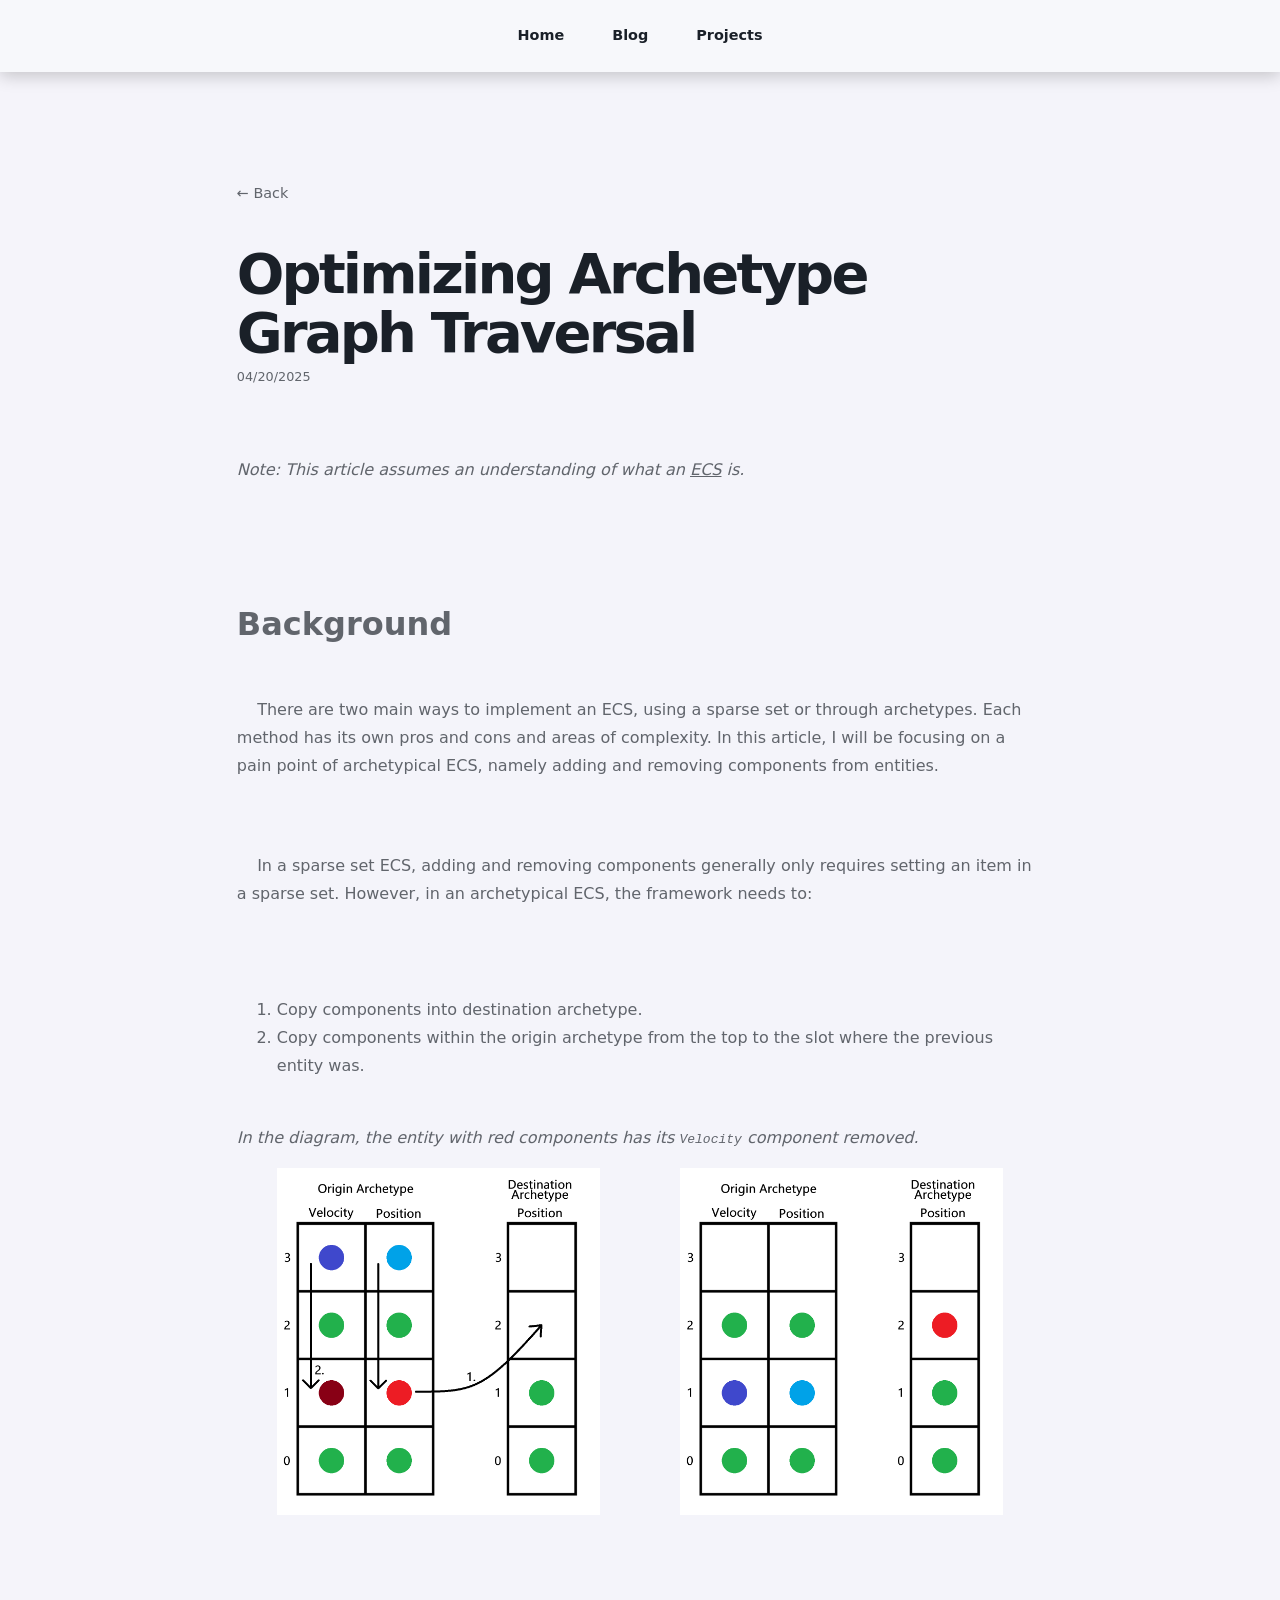
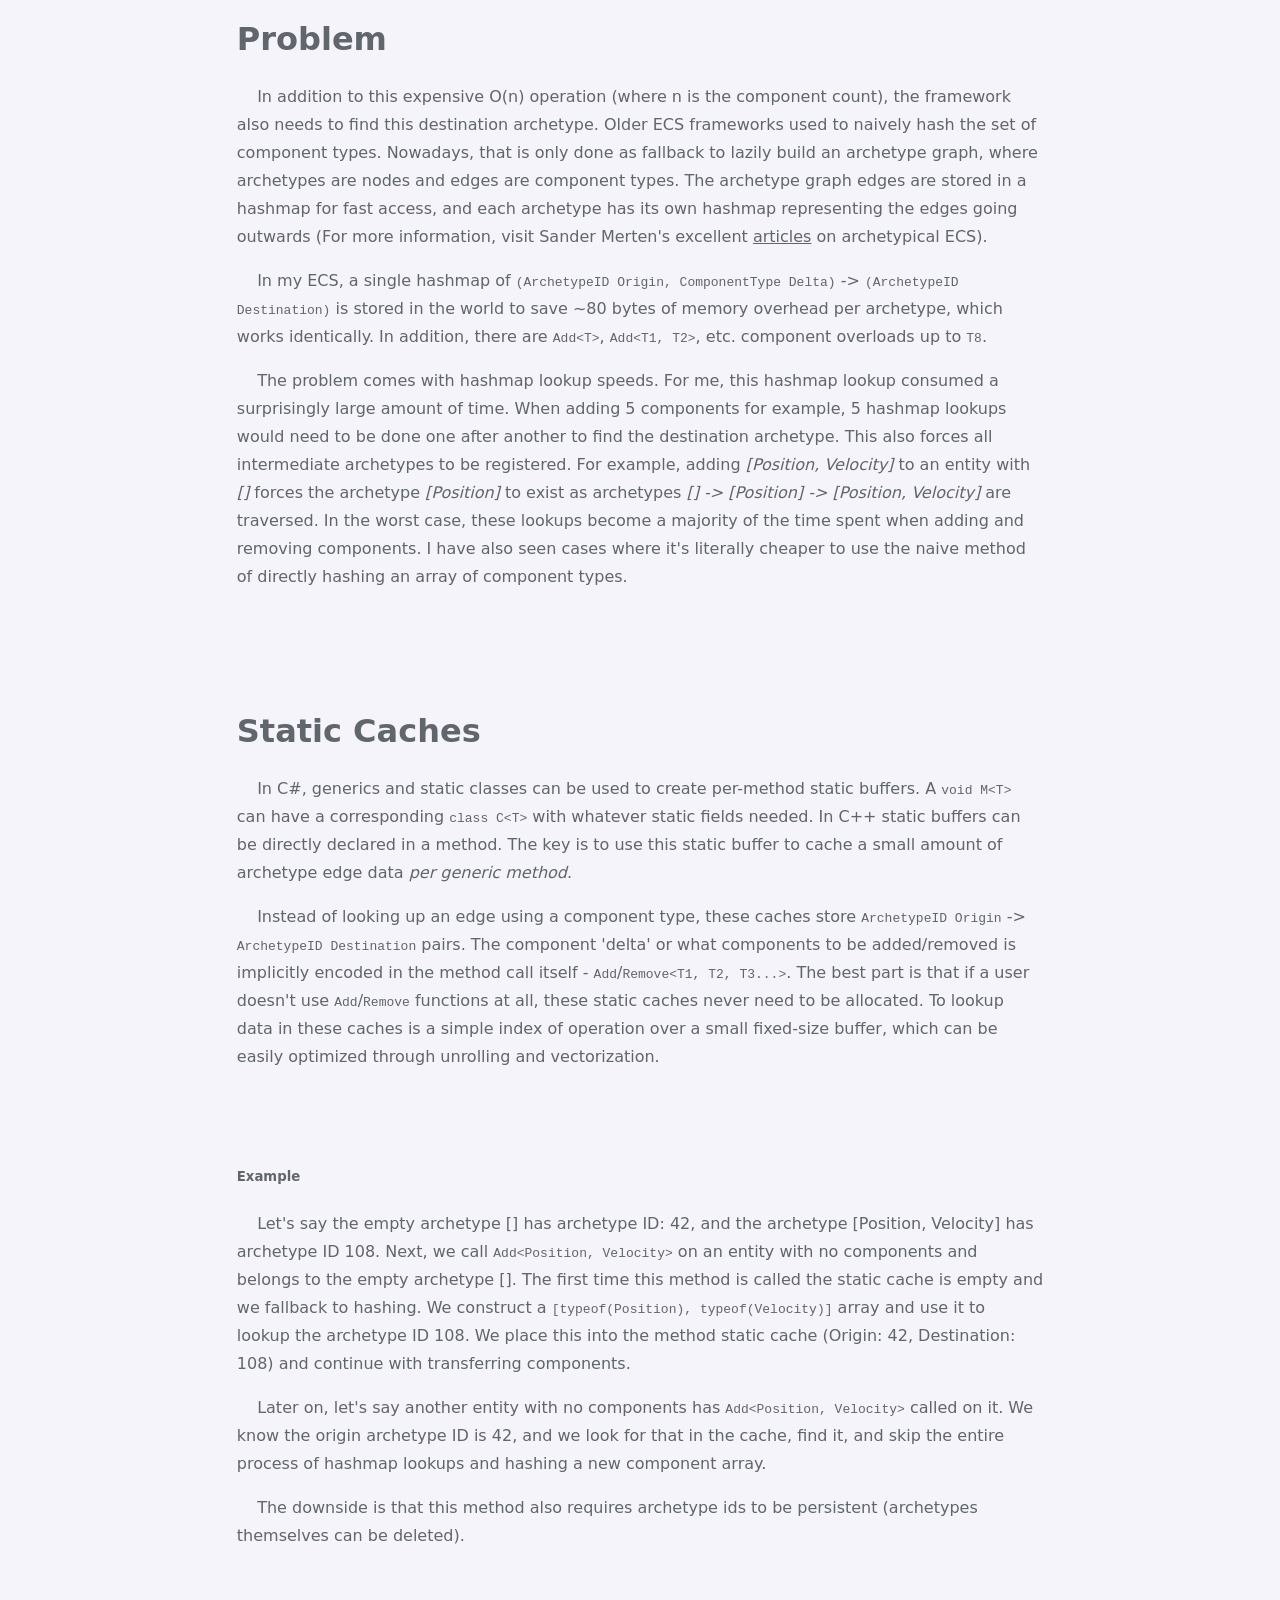
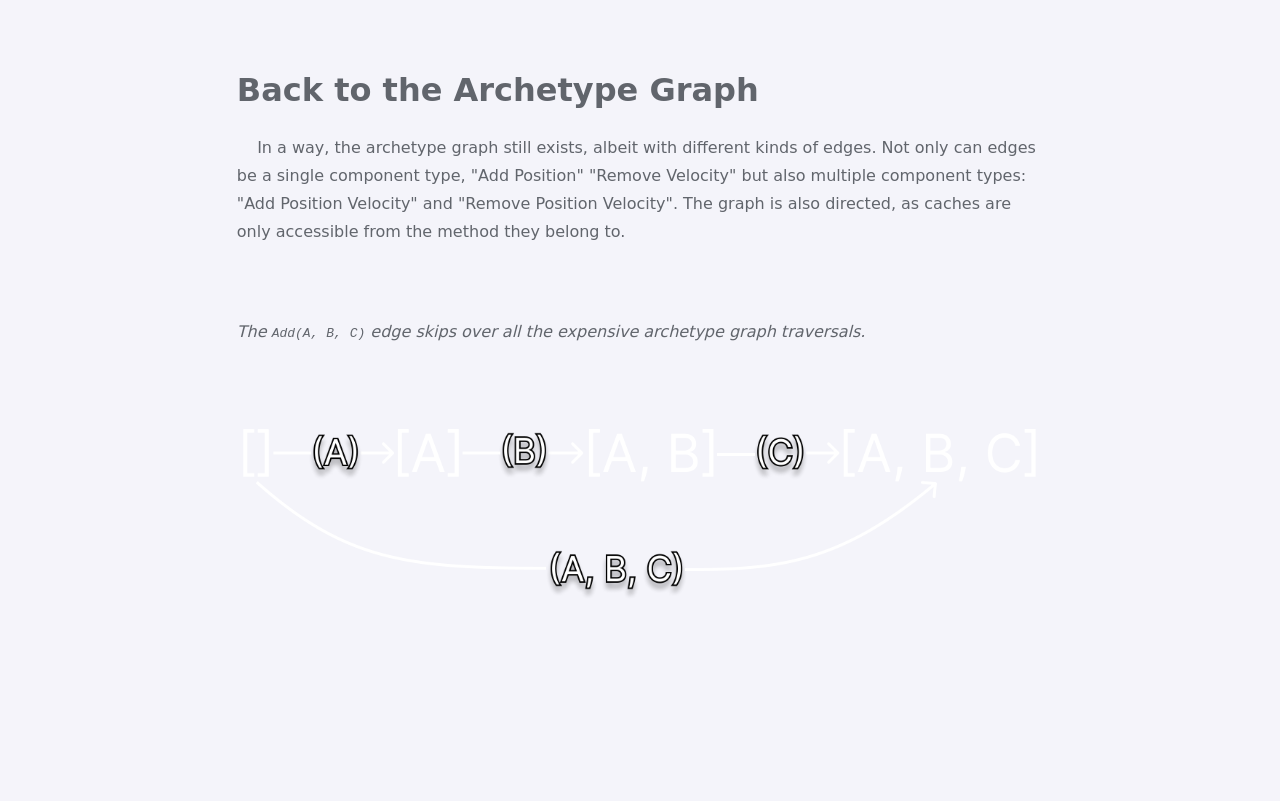
<file: blogs/optimizing-archetype-graph-traversal.html>
<!doctype html>
<html lang="en">
  <head>
    <meta charset="UTF-8" />
    <meta name="viewport" content="width=device-width, initial-scale=1.0" />
    <meta name="description" content="Optimizing Archetype Graph Traversal — Paperclip's blog." />
    <title>Optimizing Archetype Graph Traversal</title>
    <link rel="icon" href="/favicon.ico" sizes="any" />
    <link rel="icon" type="image/png" href="/favicon.png" />
    <link rel="stylesheet" href="../styles.css" />
  </head>
  <body>
    <header class="site-header">
      <nav class="top-bar" aria-label="Main navigation">
        <div class="nav-links">
          <a href="/">Home</a>
          <a href="../blog.html" aria-current="page">Blog</a>
          <a href="../projects.html">Projects</a>
        </div>
      </nav>
    </header>

    <main class="text-container blog-container" aria-labelledby="article-title">
      <section>
        <a class="back-link" href="../blog.html">← Back</a>
        <h1 id="article-title">Optimizing Archetype Graph Traversal</h1>
        <p class="post-date">04/20/2025</p>
        <div class="markdown-body">
<br/><br/>
<p><em>Note: This article assumes an understanding of what an <a href="https://github.com/SanderMertens/ecs-faq">ECS</a> is.</em></p>
<br/><br/>
<h2>Background</h2>
<br/>
<p>&nbsp;&nbsp;&nbsp;&nbsp;There are two main ways to implement an ECS, using a sparse set or through archetypes. Each method has its own pros and cons and areas of complexity. In this article, I will be focusing on a pain point of archetypical ECS, namely adding and removing components from entities.</p>
<br/><br/>
<p>&nbsp;&nbsp;&nbsp;&nbsp;In a sparse set ECS, adding and removing components generally only requires setting an item in a sparse set. However, in an archetypical ECS, the framework needs to:</p>
<br/><br/>
<ol><li>Copy components into destination archetype.</li><li>Copy components within the origin archetype from the top to the slot where the previous entity was.</li></ol>
<br/>
<p><em>In the diagram, the entity with red components has its <code>Velocity</code> component removed.</em></p>
<div style="display:flex; flex-direction: horizontal;">
    <img src="../content/archetype_move_before.png" style="width: 40%; height: 40%; object-fit: cover; margin-left: 5%; margin-right: 5%;">
    <img src="../content/archetype_move_after.png" style="width: 40%; height: 40%; object-fit: cover; margin-left: 5%;">
</div>
<br/><br/>
<h2>Problem</h2>
<p>&nbsp;&nbsp;&nbsp;&nbsp;In addition to this expensive O(n) operation (where n is the component count), the framework also needs to find this destination archetype. Older ECS frameworks used to naively hash the set of component types. Nowadays, that is only done as fallback to lazily build an archetype graph, where archetypes are nodes and edges are component types. The archetype graph edges are stored in a hashmap for fast access, and each archetype has its own hashmap representing the edges going outwards (For more information, visit Sander Merten&#39;s excellent <a href="https://ajmmertens.medium.com/building-an-ecs-2-archetypes-and-vectorization-fe21690805f9">articles</a> on archetypical ECS).</p>
<p>&nbsp;&nbsp;&nbsp;&nbsp;In my ECS, a single hashmap of <code>(ArchetypeID Origin, ComponentType Delta)</code> -&gt; <code>(ArchetypeID Destination)</code> is stored in the world to save ~80 bytes of memory overhead per archetype, which works identically. In addition, there are <code>Add&lt;T&gt;</code>, <code>Add&lt;T1, T2&gt;</code>, etc. component overloads up to <code>T8</code>.</p>
<p>&nbsp;&nbsp;&nbsp;&nbsp;The problem comes with hashmap lookup speeds. For me, this hashmap lookup consumed a surprisingly large amount of time. When adding 5 components for example, 5 hashmap lookups would need to be done one after another to find the destination archetype. This also forces all intermediate archetypes to be registered. For example, adding <em>[Position, Velocity]</em> to an entity with <em>[]</em> forces the archetype <em>[Position]</em> to exist as archetypes <em>[] -&gt; [Position] -&gt; [Position, Velocity]</em> are traversed. In the worst case, these lookups become a majority of the time spent when adding and removing components. I have also seen cases where it&#39;s literally cheaper to use the naive method of directly hashing an array of component types.</p>
<br/><br/>
<h2>Static Caches</h2>
<p>&nbsp;&nbsp;&nbsp;&nbsp;In C#, generics and static classes can be used to create per-method static buffers. A <code>void M&lt;T&gt;</code> can have a corresponding <code>class C&lt;T&gt;</code> with whatever static fields needed. In C++ static buffers can be directly declared in a method. The key is to use this static buffer to cache a small amount of archetype edge data <em>per generic method</em>.</p>
<p>&nbsp;&nbsp;&nbsp;&nbsp;Instead of looking up an edge using a component type, these caches store <code>ArchetypeID Origin</code> -&gt; <code>ArchetypeID Destination</code> pairs. The component &#39;delta&#39; or what components to be added/removed is implicitly encoded in the method call itself - <code>Add</code>/<code>Remove&lt;T1, T2, T3...&gt;</code>. The best part is that if a user doesn&#39;t use <code>Add</code>/<code>Remove</code> functions at all, these static caches never need to be allocated. To lookup data in these caches is a simple index of operation over a small fixed-size buffer, which can be easily optimized through unrolling and vectorization.</p>
<br/><br/>
<h5>Example</h5>
<p>&nbsp;&nbsp;&nbsp;&nbsp;Let&#39;s say the empty archetype [] has archetype ID: 42, and the archetype [Position, Velocity] has archetype ID 108. Next, we call <code>Add&lt;Position, Velocity&gt;</code> on an entity with no components and belongs to the empty archetype []. The first time this method is called the static cache is empty and we fallback to hashing. We construct a <code>[typeof(Position), typeof(Velocity)]</code> array and use it to lookup the archetype ID 108. We place this into the method static cache (Origin: 42, Destination: 108) and continue with transferring components.</p>
<p>&nbsp;&nbsp;&nbsp;&nbsp;Later on, let&#39;s say another entity with no components has <code>Add&lt;Position, Velocity&gt;</code> called on it. We know the origin archetype ID is 42, and we look for that in the cache, find it, and skip the entire process of hashmap lookups and hashing a new component array.</p>
<p>&nbsp;&nbsp;&nbsp;&nbsp;The downside is that this method also requires archetype ids to be persistent (archetypes themselves can be deleted).</p>
<br/><br/>
<h2>Back to the Archetype Graph</h2>
<p>&nbsp;&nbsp;&nbsp;&nbsp;In a way, the archetype graph still exists, albeit with different kinds of edges. Not only can edges be a single component type, &quot;Add Position&quot; &quot;Remove Velocity&quot; but also multiple component types: &quot;Add Position Velocity&quot; and &quot;Remove Position Velocity&quot;. The graph is also directed, as caches are only accessible from the method they belong to.</p>
<br/><br/>
<p><em>The <code>Add(A, B, C)</code> edge skips over all the expensive archetype graph traversals.</em></p>
<br/><br/>
<img src="../content/archetype_new_graph_skip.png" style="width: 100%; object-fit: cover;">
<br/><br/>
        </div>
        <div class="comments-section" aria-label="Comments">
          <script
            src="https://giscus.app/client.js"
            data-repo="itsBuggingMe/blog-comments"
            data-repo-id="R_kgDOObXRmQ"
            data-category="Announcements"
            data-category-id="DIC_kwDOObXRmc4CpNIW"
            data-mapping="title"
            data-strict="0"
            data-reactions-enabled="1"
            data-emit-metadata="0"
            data-input-position="bottom"
            data-theme="preferred_color_scheme"
            data-lang="en"
            crossorigin="anonymous"
            async>
          </script>
        </div>
      </section>
    </main>
  </body>
</html>
</file>
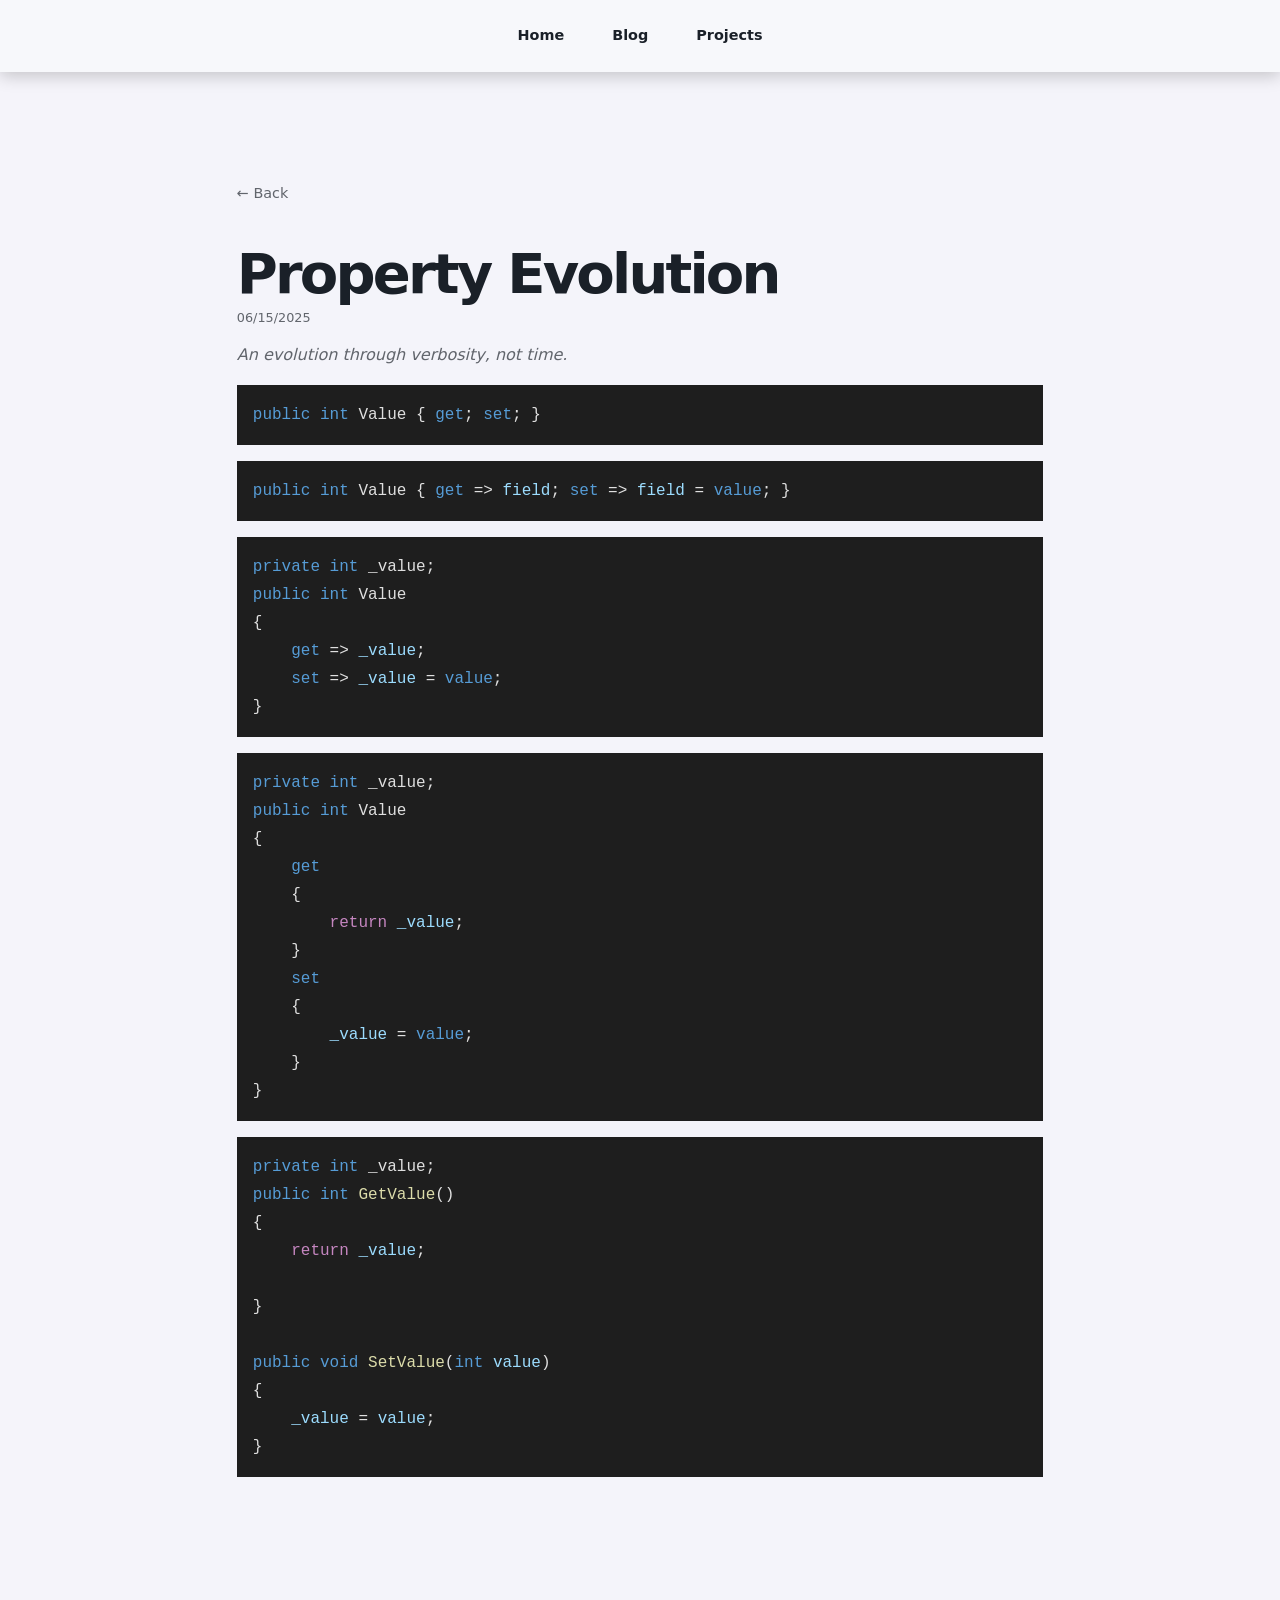
<file: blogs/property-evolution.html>
<!doctype html>
<html lang="en">
  <head>
    <meta charset="UTF-8" />
    <meta name="viewport" content="width=device-width, initial-scale=1.0" />
    <meta name="description" content="Property Evolution — Paperclip's blog." />
    <title>Property Evolution</title>
    <link rel="icon" href="/favicon.ico" sizes="any" />
    <link rel="icon" type="image/png" href="/favicon.png" />
    <link rel="stylesheet" href="../styles.css" />
  </head>
  <body>
    <header class="site-header">
      <nav class="top-bar" aria-label="Main navigation">
        <div class="nav-links">
          <a href="/">Home</a>
          <a href="../blog.html" aria-current="page">Blog</a>
          <a href="../projects.html">Projects</a>
        </div>
      </nav>
    </header>

    <main class="text-container blog-container" aria-labelledby="article-title">
      <section>
        <a class="back-link" href="../blog.html">← Back</a>
        <h1 id="article-title">Property Evolution</h1>
        <p class="post-date">06/15/2025</p>
        <div class="markdown-body">
<p><em>An evolution through verbosity, not time.</em></p>
<!-- generated by https://github.com/Swiftly1/CsharpToColouredHTML feel free to remove it if you want --> 
<style>.background{font-family:monaco,Consolas,LucidaConsole,monospace;background-color:#1E1E1E;overflow:auto;color:#dfdfdf;scrollbar-color:#1E1E1E;padding: 1rem;}.method{color:#DCDCAA;}.keyword{color:#569cd6;}.control{color:#C586C0;}.punctuation{color:#dfdfdf;}.operator{color:#dfdfdf;}.propertyName{color:#dfdfdf;}.fieldName{color:#dfdfdf;}.localName{color:#9CDCFE;}.parameter{color:#9CDCFE;}</style>
<pre class="background">
<span class="keyword">public int</span> Value { <span class="keyword">get</span>; <span class="keyword">set</span>; }
</pre>
<pre class="background">
<span class="keyword">public int</span> Value { <span class="keyword">get</span> =&gt; <span class="localName">field</span>; <span class="keyword">set</span> =&gt; <span class="localName">field</span> = <span class="keyword">value</span>; }
</pre>
<pre class="background">
<span class="keyword">private int</span> _value;
<span class="keyword">public int</span> Value
{
    <span class="keyword">get</span> =&gt; <span class="localName">_value</span>;
    <span class="keyword">set</span> =&gt; <span class="localName">_value</span> = <span class="keyword">value</span>;
}
</pre>
<pre class="background">
<span class="keyword">private int</span> _value;
<span class="keyword">public int</span> Value
{
    <span class="keyword">get</span>
    {
        <span class="control">return</span> <span class="localName">_value</span>;
    }
    <span class="keyword">set</span>
    {
        <span class="localName">_value</span> = <span class="keyword">value</span>;
    }
}
</pre>
<pre class="background">
<span class="keyword">private int</span> _value;
<span class="keyword">public int</span> <span class="method">GetValue</span>()
{
    <span class="control">return</span> <span class="localName">_value</span>;

}

<span class="keyword">public void</span> <span class="method">SetValue</span>(<span class="keyword">int</span> <span class="parameter">value</span>)
{
    <span class="localName">_value</span> = <span class="parameter">value</span>;
}
</pre>
        </div>
        <div class="comments-section" aria-label="Comments">
          <script
            src="https://giscus.app/client.js"
            data-repo="itsBuggingMe/blog-comments"
            data-repo-id="R_kgDOObXRmQ"
            data-category="Announcements"
            data-category-id="DIC_kwDOObXRmc4CpNIW"
            data-mapping="title"
            data-strict="0"
            data-reactions-enabled="1"
            data-emit-metadata="0"
            data-input-position="bottom"
            data-theme="preferred_color_scheme"
            data-lang="en"
            crossorigin="anonymous"
            async>
          </script>
        </div>
      </section>
    </main>
  </body>
</html>
</file>
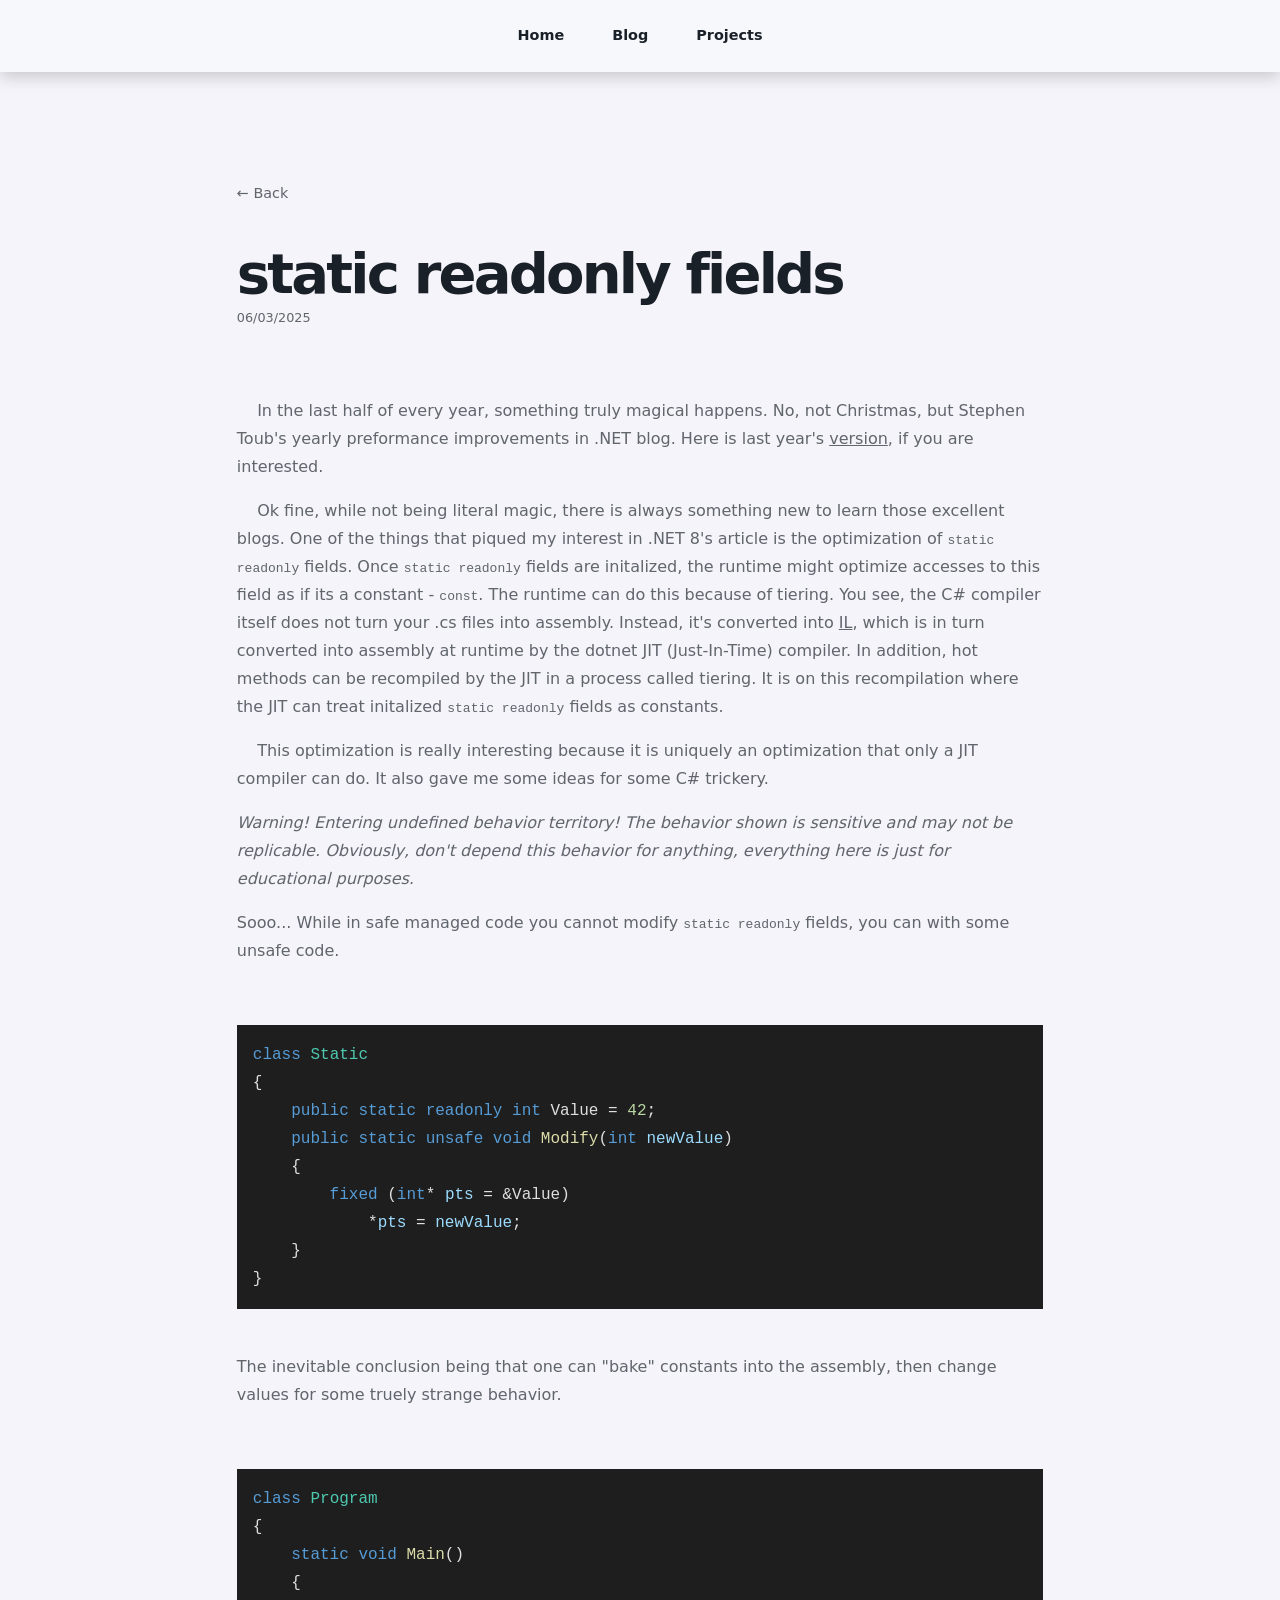
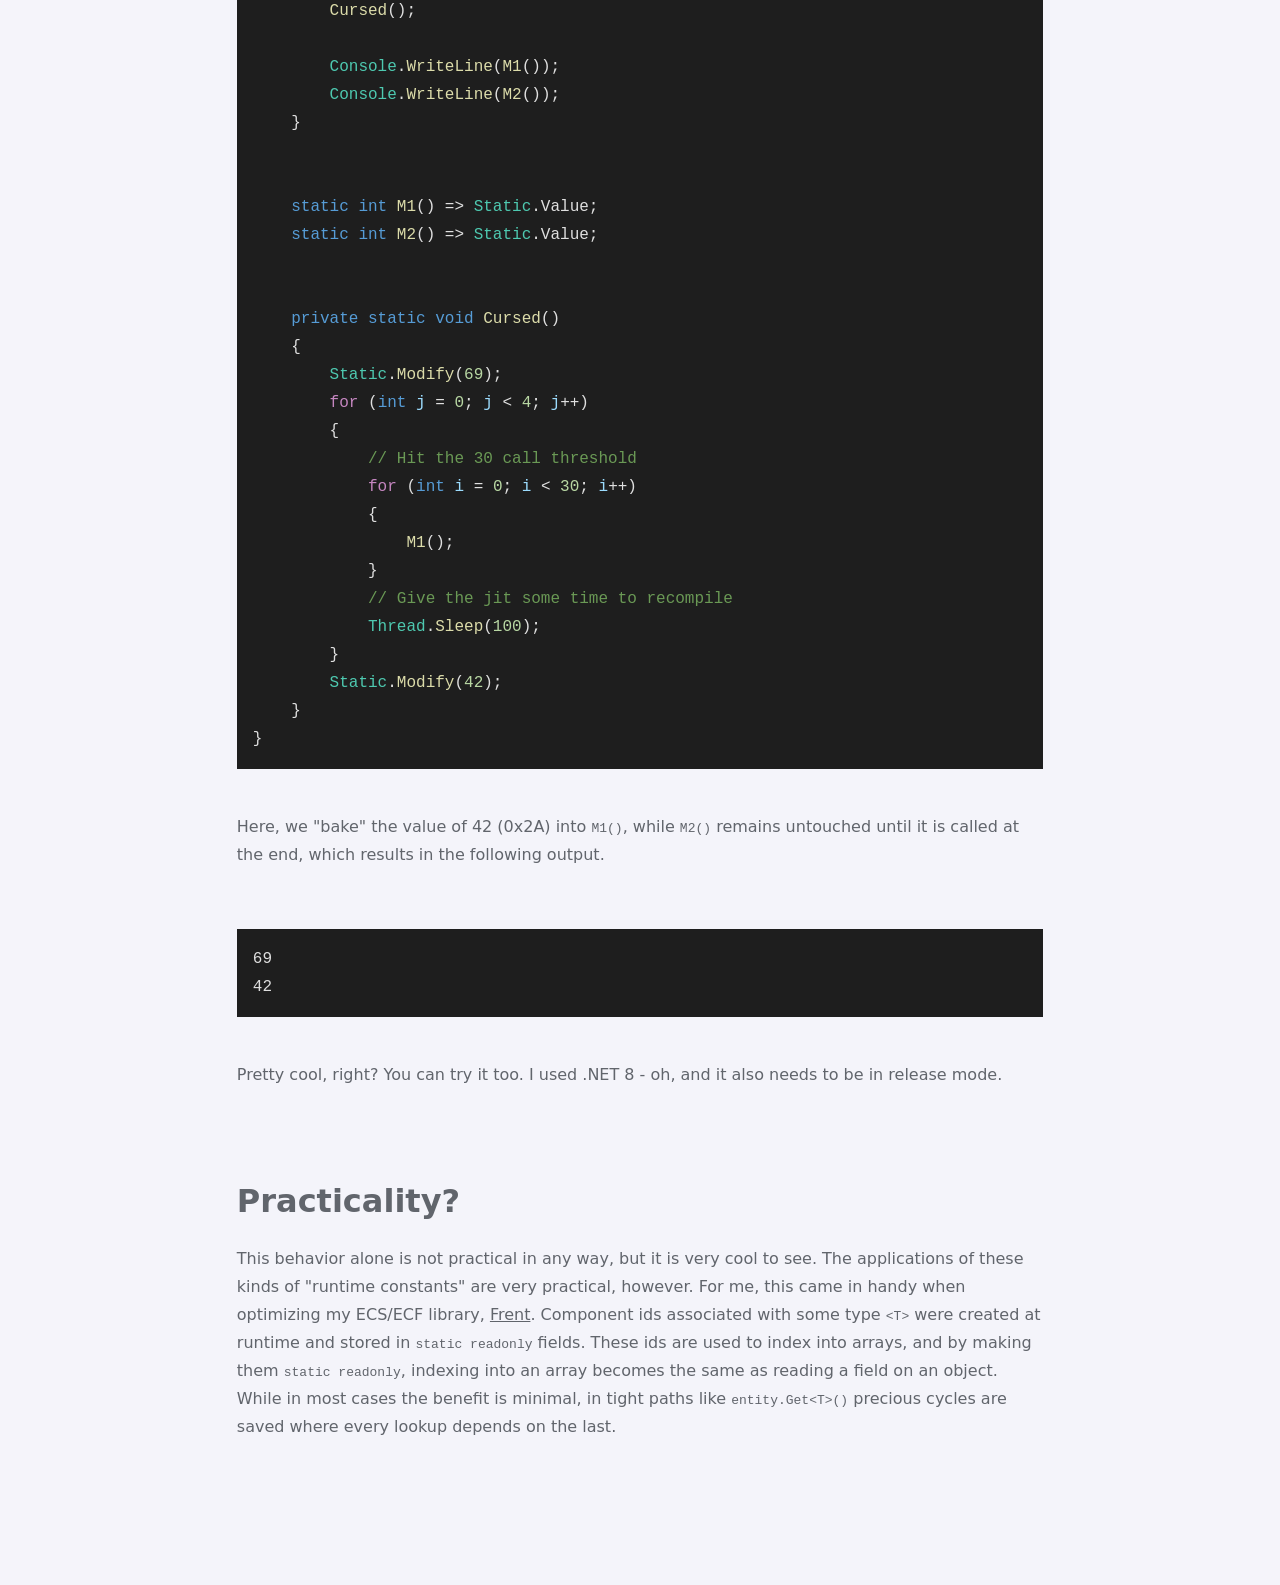
<file: blogs/static-readonly-fields.html>
<!doctype html>
<html lang="en">
  <head>
    <meta charset="UTF-8" />
    <meta name="viewport" content="width=device-width, initial-scale=1.0" />
    <meta name="description" content="static readonly fields — Paperclip's blog." />
    <title>static readonly fields</title>
    <link rel="icon" href="/favicon.ico" sizes="any" />
    <link rel="icon" type="image/png" href="/favicon.png" />
    <link rel="stylesheet" href="../styles.css" />
  </head>
  <body>
    <header class="site-header">
      <nav class="top-bar" aria-label="Main navigation">
        <div class="nav-links">
          <a href="/">Home</a>
          <a href="../blog.html" aria-current="page">Blog</a>
          <a href="../projects.html">Projects</a>
        </div>
      </nav>
    </header>

    <main class="text-container blog-container" aria-labelledby="article-title">
      <section>
        <a class="back-link" href="../blog.html">← Back</a>
        <h1 id="article-title">static readonly fields</h1>
        <p class="post-date">06/03/2025</p>
        <div class="markdown-body">
<br/><br/>
<p>&nbsp;&nbsp;&nbsp;&nbsp;In the last half of every year, something truly magical happens. No, not Christmas, but Stephen Toub&#39;s yearly preformance improvements in .NET blog. Here is last year&#39;s <a href="https://devblogs.microsoft.com/dotnet/performance-improvements-in-net-9/">version</a>, if you are interested.</p>
<p>&nbsp;&nbsp;&nbsp;&nbsp;Ok fine, while not being literal magic, there is always something new to learn those excellent blogs. One of the things that piqued my interest in .NET 8&#39;s article is the optimization of <code>static readonly</code> fields. Once <code>static readonly</code> fields are initalized, the runtime might optimize accesses to this field as if its a constant - <code>const</code>. The runtime can do this because of tiering. You see, the C# compiler itself does not turn your .cs files into assembly. Instead, it&#39;s converted into <a href="https://en.wikipedia.org/wiki/Common<em>Intermediate</em>Language">IL</a>, which is in turn converted into assembly at runtime by the dotnet JIT (Just-In-Time) compiler. In addition, hot methods can be recompiled by the JIT in a process called tiering. It is on this recompilation where the JIT can treat initalized <code>static readonly</code> fields as constants.</p>
<p>&nbsp;&nbsp;&nbsp;&nbsp;This optimization is really interesting because it is uniquely an optimization that only a JIT compiler can do. It also gave me some ideas for some C# trickery.</p>
<p><em>Warning! Entering undefined behavior territory! The behavior shown is sensitive and may not be replicable. Obviously, don&#39;t depend this behavior for anything, everything here is just for educational purposes.</em></p>
<p>Sooo... While in safe managed code you cannot modify <code>static readonly</code> fields, you can with some unsafe code.</p>
<br/>
<!-- generated by https://github.com/Swiftly1/CsharpToColouredHTML feel free to remove it if you want --> 
<style>.background{font-family:monaco,Consolas,LucidaConsole,monospace;background-color:#1E1E1E;overflow:scroll;color:#569cd6;padding: 1rem;}.method{color:#DCDCAA;}.class{color:#4EC9B0;}.keyword{color:#569cd6;}.numericLiteral{color:#b8d7a3;}.punctuation{color:#dfdfdf;}.operator{color:#dfdfdf;}.fieldName{color:#dfdfdf;}.localName{color:#9CDCFE;}.parameter{color:#9CDCFE;}</style>
<pre class="background">
<span class="keyword">class</span> <span class="class">Static</span>
<span class="punctuation">{</span>
    <span class="keyword">public static readonly int </span><span class="fieldName">Value</span> <span class="operator">=</span> <span class="numericLiteral">42</span><span class="punctuation">;</span>
    <span class="keyword">public static unsafe void</span> <span class="method">Modify</span><span class="punctuation">(</span><span class="keyword">int</span> <span class="parameter">newValue</span><span class="punctuation">)</span>
    <span class="punctuation">{</span>
        <span class="keyword">fixed</span> <span class="punctuation">(</span><span class="keyword">int</span><span class="operator">*</span> <span class="localName">pts</span> <span class="operator">= &amp;</span><span class="fieldName">Value</span><span class="punctuation">)</span>
            <span class="operator">*</span><span class="localName">pts</span> <span class="operator">=</span> <span class="parameter">newValue</span><span class="punctuation">;</span>
    <span class="punctuation">}</span>
<span class="punctuation">}</span></pre>
<br/>
<p>The inevitable conclusion being that one can &quot;bake&quot; constants into the assembly, then change values for some truely strange behavior.</p>
<br/>
<!-- generated by https://github.com/Swiftly1/CsharpToColouredHTML feel free to remove it if you want --> 
<style>.background{font-family:monaco,Consolas,LucidaConsole,monospace;background-color:#1E1E1E;overflow-y:auto;overflow-x:scroll;color:#dfdfdf;scrollbar-color:#1E1E1E #181818;}.method{color:#DCDCAA;}.class{color:#4EC9B0;}.keyword{color:#569cd6;}.numericLiteral{color:#b8d7a3;}.control{color:#C586C0;}.comment{color:#6A9955;}.punctuation{color:#dfdfdf;}.operator{color:#dfdfdf;}.propertyName{color:#dfdfdf;}.localName{color:#9CDCFE;}</style>
<pre class="background">
<span class="keyword">class</span> <span class="class">Program</span>
{
    <span class="keyword">static void</span> <span class="method">Main</span>()
    {
        <span class="method">Cursed</span>();

        <span class="class">Console</span>.<span class="method">WriteLine</span>(<span class="method">M1</span>());
        <span class="class">Console</span>.<span class="method">WriteLine</span>(<span class="method">M2</span>());
    }


    <span class="keyword">static int</span> <span class="method">M1</span>() =&gt; <span class="class">Static</span>.Value;
    <span class="keyword">static int</span> <span class="method">M2</span>() =&gt; <span class="class">Static</span>.Value;


    <span class="keyword">private static void</span> <span class="method">Cursed</span>()
    {
        <span class="class">Static</span>.<span class="method">Modify</span>(<span class="numericLiteral">69</span>);
        <span class="control">for</span> (<span class="keyword">int</span> <span class="localName">j</span> = <span class="numericLiteral">0</span>; <span class="localName">j</span> &lt; <span class="numericLiteral">4</span>; <span class="localName">j</span>++)
        {
            <span class="comment">// Hit the 30 call threshold</span>
            <span class="control">for</span> (<span class="keyword">int</span> <span class="localName">i</span> = <span class="numericLiteral">0</span>; <span class="localName">i</span> &lt; <span class="numericLiteral">30</span>; <span class="localName">i</span>++)
            {
                <span class="method">M1</span>();
            }
            <span class="comment">// Give the jit some time to recompile</span>
            <span class="class">Thread</span>.<span class="method">Sleep</span>(<span class="numericLiteral">100</span>);
        }
        <span class="class">Static</span>.<span class="method">Modify</span>(<span class="numericLiteral">42</span>);
    }
}</pre>
<br/>
<p>Here, we &quot;bake&quot; the value of 42 (0x2A) into <code>M1()</code>, while <code>M2()</code> remains untouched until it is called at the end, which results in the following output.</p>
<br/>
<style>.background{overflow: hidden;}</style>
<pre class="background">
69
42
</pre>
<br/>
<p>Pretty cool, right? You can try it too. I used .NET 8 - oh, and it also needs to be in release mode.</p>
<br/>
<h3>Practicality?</h3>
<p>This behavior alone is not practical in any way, but it is very cool to see. The applications of these kinds of &quot;runtime constants&quot; are very practical, however. For me, this came in handy when optimizing my ECS/ECF library, <a href="https://github.com/itsBuggingMe/Frent">Frent</a>. Component ids associated with some type <code>&lt;T&gt;</code> were created at runtime and stored in <code>static readonly</code> fields. These ids are used to index into arrays, and by making them <code>static readonly</code>, indexing into an array becomes the same as reading a field on an object. While in most cases the benefit is minimal, in tight paths like <code>entity.Get&lt;T&gt;()</code> precious cycles are saved where every lookup depends on the last.</p>
        </div>
        <div class="comments-section" aria-label="Comments">
          <script
            src="https://giscus.app/client.js"
            data-repo="itsBuggingMe/blog-comments"
            data-repo-id="R_kgDOObXRmQ"
            data-category="Announcements"
            data-category-id="DIC_kwDOObXRmc4CpNIW"
            data-mapping="title"
            data-strict="0"
            data-reactions-enabled="1"
            data-emit-metadata="0"
            data-input-position="bottom"
            data-theme="preferred_color_scheme"
            data-lang="en"
            crossorigin="anonymous"
            async>
          </script>
        </div>
      </section>
    </main>
  </body>
</html>
</file>
<file: styles.css>
:root {
  --text: #e9e5e2;
  --background: #0b0a09;
  --primary: #c7bdb4;
  --secondary: #486060;
  --accent: #8486a2;
  --container-background: color-mix(in srgb, var(--secondary) 18%, var(--background));
  --page-background: color-mix(in srgb, var(--container-background) 97%, white);
  --muted-text: color-mix(in srgb, var(--text) 68%, var(--background));
  --code-background: #1e1e1e;
  --code-text: #dfdfdf;
  --code-keyword: #569cd6;
  --code-type: #4ec9b0;
  --code-struct: #86c691;
  --code-method: #dcdcaa;
  --code-local: #9cdcfe;
  --code-comment: #6a9955;
  --code-string: #ce9178;
  --code-number: #b8d7a3;
  --code-control: #c586c0;
  color-scheme: dark;
}

@media (prefers-color-scheme: light) {
  :root {
    --text: #1a2028;
    --background: #f7f8fb;
    --primary: #506a80;
    --secondary: #e8e0f3;
    --accent: #76568b;

    color-scheme: light;
  }
}

*,
*::before,
*::after {
  box-sizing: border-box;
}

html {
  scroll-behavior: smooth;
}

body {
  min-width: 320px;
  min-height: 100vh;
  margin: 0;
  background: var(--page-background);
  color: var(--text);
  font-family: Inter, ui-sans-serif, system-ui, -apple-system, BlinkMacSystemFont, "Segoe UI", sans-serif;
  line-height: 1.6;
  transition: background-color 180ms ease, color 180ms ease;
}

a {
  color: inherit;
}

.site-header {
  position: sticky;
  top: 0;
  z-index: 10;
  background: var(--background);
  box-shadow: 0 4px 16px rgb(0 0 0 / 20%);
}

.top-bar {
  display: flex;
  align-items: center;
  justify-content: center;
  width: min(100% - 3rem, 1120px);
  min-height: 4.5rem;
  margin: 0 auto;
}

.nav-links {
  display: flex;
  align-items: center;
  justify-content: center;
  gap: clamp(1.5rem, 5vw, 3rem);
}

.nav-links a {
  color: var(--text);
  font-size: 0.9rem;
  font-weight: 600;
  text-decoration: none;
}

.nav-links a:hover,
.nav-links a:focus-visible {
  color: var(--accent);
  text-decoration: underline;
  text-underline-offset: 0.2em;
}

.social-links {
  display: flex;
  align-items: center;
  justify-content: flex-start;
  gap: clamp(1.25rem, 4vw, 2.5rem);
  margin-top: 2rem;
  margin-bottom: 2rem;
}

.blog-container {
  padding-top: clamp(3rem, 8vw, 6rem);
}

.projects-container {
  width: min(100% - 3rem, 1120px);
  padding-top: clamp(3rem, 8vw, 6rem);
}

.project-grid {
  display: grid;
  grid-template-columns: repeat(2, minmax(0, 1fr));
  gap: 1.25rem;
  margin-top: 3rem;
}

.project-card {
  display: flex;
  min-width: 0;
  flex-direction: column;
  overflow: hidden;
  background: color-mix(in srgb, var(--primary) 7%, transparent);
}

.project-image {
  display: block;
  width: 100%;
  aspect-ratio: 16 / 10;
  background: var(--background);
  object-fit: cover;
  object-position: center;
}

.project-card-body {
  display: flex;
  flex: 1;
  flex-direction: column;
  align-items: flex-start;
  padding: 1.25rem;
}

.project-card h2 {
  margin: 0 0 0.75rem;
  color: var(--text);
  font-size: 1.35rem;
  letter-spacing: -0.03em;
  line-height: 1.15;
}

.project-title-link {
  text-decoration: underline;
}

.project-title-link:hover,
.project-title-link:focus-visible {
  color: var(--accent);
}

.project-links {
  display: flex;
  flex-wrap: wrap;
  align-items: center;
  gap: 1rem;
  margin-top: auto;
  padding-top: 1rem;
}

.project-link {
  display: inline-flex;
  align-items: center;
  gap: 0.4rem;
  text-decoration: underline;
}

.project-link:hover,
.project-link:focus-visible {
  color: var(--accent);
}

.project-link-icon {
  display: block;
  width: 1rem;
  height: 1rem;
  background: currentColor;
  color: var(--accent);
  -webkit-mask: url("content/projects/github.svg") center / contain no-repeat;
  mask: url("content/projects/github.svg") center / contain no-repeat;
}

.project-card p {
  margin: 0;
  color: var(--muted-text);
  font-size: 0.95rem;
}

.back-link {
  display: inline-block;
  margin-bottom: 2.5rem;
  color: var(--muted-text);
  font-size: 0.9rem;
  text-decoration: none;
}

.back-link:hover,
.back-link:focus-visible {
  color: var(--accent);
}

.blog-list {
  display: grid;
  gap: 0.75rem;
  margin-top: 3rem;
}

.blog-card {
  display: flex;
  align-items: center;
  padding: 1.25rem;
  background: color-mix(in srgb, var(--primary) 7%, transparent);
  color: var(--text);
  text-decoration: none;
}

.blog-card:hover,
.blog-card:focus-visible {
  background: color-mix(in srgb, var(--accent) 16%, transparent);
}

.blog-card strong,
.blog-card small {
  display: block;
}

.blog-card strong {
  font-size: 1rem;
  font-weight: 600;
}

.blog-card small,
.post-date {
  margin-top: 0.25rem;
  color: var(--muted-text);
  font-size: 0.8rem;
}

.markdown-body {
  color: var(--muted-text);
  line-height: 1.75;
}

.markdown-body img {
  display: block;
  max-width: 100%;
  height: auto;
}

.markdown-body h1,
.markdown-body h2,
.markdown-body h3,
.markdown-body h4 {
  max-width: none;
  margin-top: 2.5rem;
  margin-bottom: 1rem;
  font-size: clamp(1.4rem, 3vw, 2rem);
}

.markdown-body pre {
  max-width: 100%;
  overflow-x: auto;
}

.markdown-body pre.syntax-highlight {
  padding: 1rem;
  background: var(--code-background);
  color: var(--code-text);
  font-family: Monaco, Consolas, "Lucida Console", monospace;
  line-height: 1.5;
}

.syntax-highlight .syntax-keyword {
  color: var(--code-keyword);
}

.syntax-highlight .syntax-type {
  color: var(--code-type);
}

.syntax-highlight .syntax-struct {
  color: var(--code-struct);
}

.syntax-highlight .syntax-method {
  color: var(--code-method);
}

.syntax-highlight .syntax-local {
  color: var(--code-local);
}

.syntax-highlight .syntax-comment {
  color: var(--code-comment);
}

.comments-section {
  margin-top: 4rem;
}

.social-links a {
  display: inline-flex;
  align-items: center;
  justify-content: center;
  padding: 0.35rem;
  border-radius: 0.5rem;
  text-decoration: none;
  transition: background-color 160ms ease;
}

.social-links a:hover,
.social-links a:focus-visible {
  background: color-mix(in srgb, var(--accent) 16%, transparent);
}

.social-icon {
  display: block;
  width: 1.5rem;
  height: 1.5rem;
}

.sr-only {
  position: absolute;
  width: 1px;
  height: 1px;
  padding: 0;
  margin: -1px;
  overflow: hidden;
  clip: rect(0, 0, 0, 0);
  white-space: nowrap;
  border: 0;
}

a:focus-visible {
  outline: 2px solid var(--accent);
  outline-offset: 5px;
}

.text-container {
  width: min(100% - 3rem, 960px);
  min-height: calc(100vh - 4.5rem);
  margin: 0 auto;
  padding: clamp(5rem, 12vh, 9rem) clamp(2rem, 6vw, 5rem) 5rem;
  background: var(--container-background);
}

h1,
p {
  margin-top: 0;
}

h1 {
  margin-bottom: 0;
  color: var(--text);
  font-size: clamp(2rem, 5vw, 3.5rem);
  font-weight: 700;
  letter-spacing: -0.05em;
  line-height: 1.05;
}

.intro {
  max-width: 34rem;
  margin-bottom: 0;
  color: var(--muted-text);
  font-size: clamp(1.1rem, 2vw, 1.3rem);
}

.home-intro {
  display: grid;
  grid-template-columns: minmax(0, 2fr) minmax(0, 1fr);
  align-items: start;
  gap: clamp(2rem, 6vw, 4rem);
}

.misty {
  width: 100%;
  margin: 0;
}

.misty img {
  display: block;
  width: 100%;
  height: auto;
}

.misty figcaption {
  margin-top: 0.5rem;
  color: var(--muted-text);
  font-size: 0.9rem;
  font-weight: 700;
  text-align: center;
}

.sticky-notes {
  margin-top: 4rem;
}

.sticky-notes-heading h2 {
  margin: 0;
  color: var(--text);
  font-size: clamp(1.5rem, 3vw, 2rem);
  letter-spacing: -0.03em;
}

.sticky-notes-heading p {
  margin: 0.35rem 0 0;
  color: var(--muted-text);
}

.sticky-form {
  width: 100%;
  aspect-ratio: 1;
}

.sticky-input {
  position: relative;
  width: 100%;
  height: 100%;
}

.sticky-input::before,
.sticky-input::after {
  position: absolute;
  z-index: 0;
  content: "";
  pointer-events: none;
}

.sticky-input::before {
  inset: 0.35rem -0.45rem -0.45rem 0.35rem;
  background: #00AFDF;
  transform: rotate(2deg);
}

.sticky-input::after {
  inset: 0.2rem -0.25rem -0.25rem 0.2rem;
  background: #EF67A5;
  transform: rotate(-1.2deg);
}

.sticky-form textarea {
  display: block;
  position: relative;
  width: 100%;
  height: 100%;
  padding: 1.25rem;
  border: 0;
  background: #FFD71B;
  box-shadow: 0.25rem 0.35rem 0.8rem rgb(0 0 0 / 26%);
  color: #3f351d;
  font-family: "Caveat", cursive;
  font-size: 1.5rem;
  line-height: 1.2;
  resize: none;
  align-content: center;
  text-align: center;
  z-index: 1;
}

.sticky-form textarea::placeholder {
  color: #75653a;
}

.sticky-form textarea:focus-visible {
  outline: none;
}

.sticky-count {
  position: absolute;
  top: 0.75rem;
  right: 1.25rem;
  z-index: 2;
  pointer-events: none;
  font-family: "Caveat", cursive;
  font-size: 1.15rem;
  color: #75653a;
}

.sticky-status {
  min-height: 1.25rem;
  margin: 0.75rem 0 0;
  color: var(--muted-text);
  font-size: 0.85rem;
}

.sticky-form button {
  position: absolute;
  right: 0.7rem;
  bottom: 0.7rem;
  display: grid;
  width: 2.25rem;
  height: 2.25rem;
  padding: 0;
  border: 0;
  border-radius: 50%;
  background: transparent;
  color: var(--accent);
  font-family: "Caveat", cursive;
  font-size: 1.45rem;
  font-weight: 700;
  line-height: 1;
  place-items: center;
  cursor: pointer;
  z-index: 2;
}

.sticky-form button:hover,
.sticky-form button:focus-visible {
  background: transparent;
  color: color-mix(in srgb, var(--accent) 82%, white);
}

.sticky-form button:disabled {
  cursor: wait;
  opacity: 0.6;
}

.sticky-status[data-error="true"] {
  color: #c78080;
}

.sticky-list {
  display: grid;
  width: 100%;
  grid-template-columns: repeat(auto-fit, minmax(min(100%, 14rem), 1fr));
  gap: clamp(1.25rem, 3vw, 2rem);
  margin-top: 2.5rem;
}

.sticky-note {
  display: flex;
  flex-direction: column;
  align-items: center;
  aspect-ratio: 1;
  padding: 1.15rem 1.25rem 1rem;
  background: var(--sticky-color);
  box-shadow: 0.25rem 0.35rem 0.8rem rgb(0 0 0 / 26%);
  color: #3f351d;
  font-family: "Caveat", cursive;
  text-align: center;
  transform: rotate(var(--sticky-rotation));
}

.sticky-note-content {
  display: flex;
  flex: 1;
  align-items: center;
  justify-content: center;
  width: 100%;
  min-height: 0;
  margin: 0;
  overflow-wrap: anywhere;
  white-space: pre-wrap;
  font-size: 1.7rem;
  line-height: 1.1;
}

.sticky-note-footer {
  display: flex;
  width: 100%;
  align-items: center;
  justify-content: space-between;
  gap: 0.75rem;
  margin-top: auto;
  padding-top: 1rem;
}

.sticky-note-time {
  font-size: 1rem;
  opacity: 0.65;
}

.sticky-heart {
  display: inline-flex;
  min-width: 2.5rem;
  min-height: 2.5rem;
  align-items: center;
  justify-content: center;
  gap: 0.25rem;
  padding: 0.2rem 0.45rem;
  border: 0;
  border-radius: 999px;
  background: transparent;
  color: #6b5729;
  font: inherit;
  font-size: 1.15rem;
  line-height: 1;
  cursor: pointer;
  transition: color 140ms ease, transform 140ms ease;
}

.sticky-heart:hover,
.sticky-heart:focus-visible {
  color: #b73750;
}

.sticky-heart:hover {
  transform: scale(1.08);
}

.sticky-heart:focus-visible {
  outline: 2px solid currentColor;
  outline-offset: 1px;
}

.sticky-heart:disabled {
  cursor: wait;
  opacity: 0.55;
  transform: none;
}

.sticky-heart-icon {
  font-family: Arial, sans-serif;
  font-size: 1.25rem;
}

.sticky-heart-count {
  min-width: 1ch;
  font-variant-numeric: tabular-nums;
}

.sticky-state {
  margin: 0;
  color: var(--muted-text);
}

.sticky-state-error {
  color: #c78080;
}

@media (max-width: 640px) {
  .top-bar {
    width: min(100% - 2rem, 1120px);
    padding: 1rem 0;
  }

  .text-container {
    width: 100%;
    min-height: calc(100vh - 4.5rem);
    padding: 5rem 1.25rem 4rem;
  }

  .social-links {
    flex-wrap: wrap;
    gap: 0.35rem 1rem;
  }

  .home-intro {
    grid-template-columns: 1fr;
  }

  .misty {
    display: none;
  }

  .blog-card {
    padding: 1rem;
  }

  .projects-container {
    width: 100%;
  }

  .project-grid {
    grid-template-columns: 1fr;
  }
}

@media (prefers-reduced-motion: reduce) {
  html {
    scroll-behavior: auto;
  }

  *,
  *::before,
  *::after {
    transition-duration: 0.01ms !important;
  }
}
</file>
